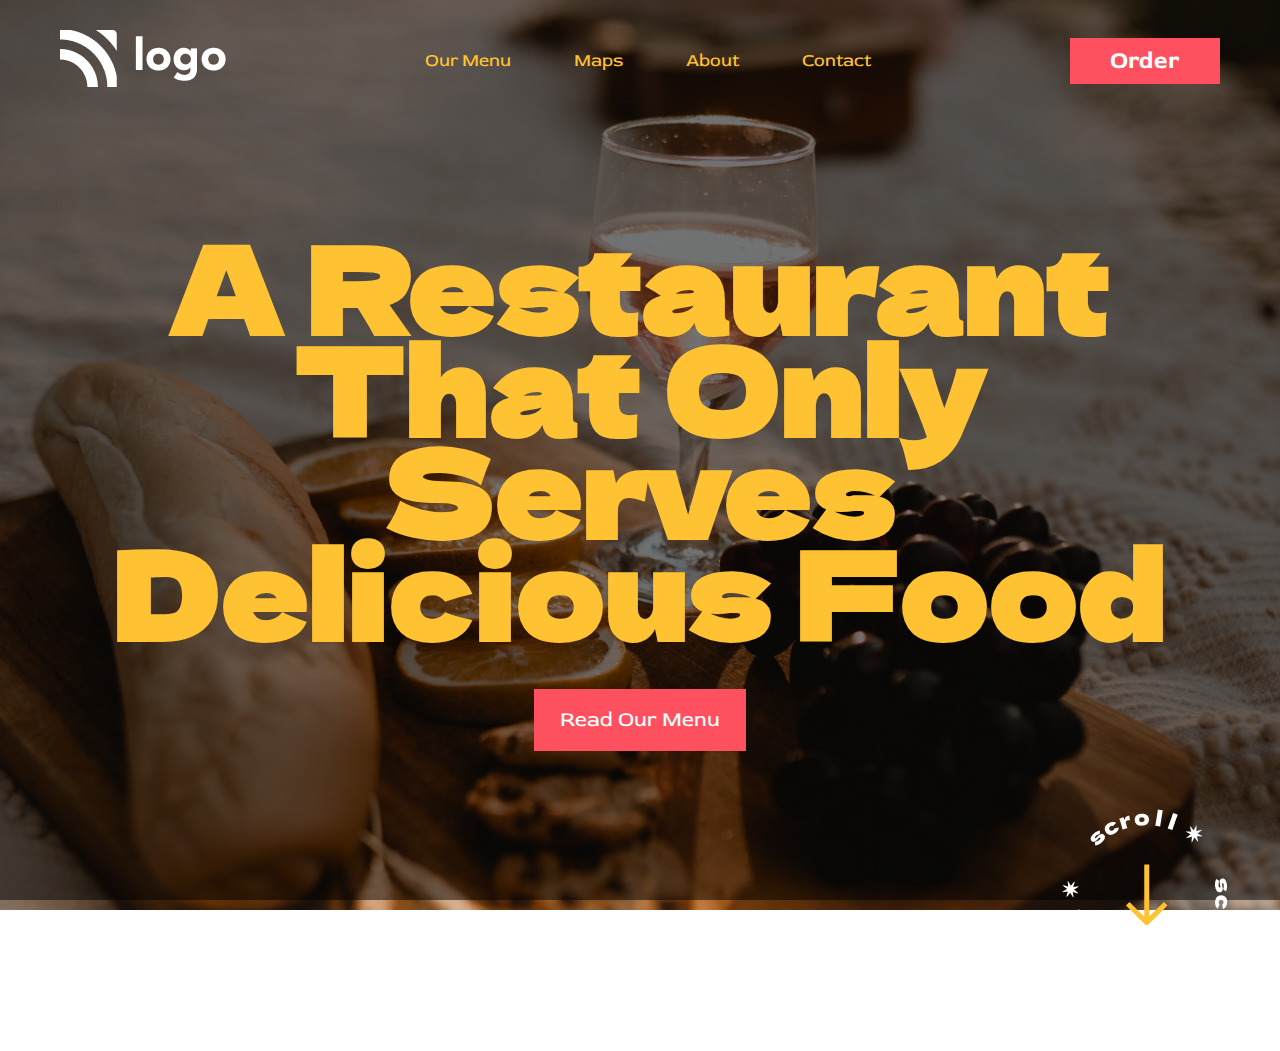
<file: 3_project3feb/index.html>
<!DOCTYPE html>
<html lang="en">
<head>
    <meta charset="UTF-8">
    <meta http-equiv="X-UA-Compatible" content="IE=edge">
    <meta name="viewport" content="width=device-width, initial-scale=1.0">
    <title>Restaurant Site</title>
    <link rel="stylesheet" href="./style.css">
    <!-- Red Rose Font -->
    <link rel="preconnect" href="https://fonts.googleapis.com" />
    <link rel="preconnect" href="https://fonts.gstatic.com" crossorigin />
    <link
      href="https://fonts.googleapis.com/css2?family=Red+Rose:wght@300;400;500;600;700&display=swap"
      rel="stylesheet"
    />
    <!-- Dela Font -->
    <link rel="preconnect" href="https://fonts.googleapis.com" />
    <link rel="preconnect" href="https://fonts.gstatic.com" crossorigin />
    <link
      href="https://fonts.googleapis.com/css2?family=Dela+Gothic+One&display=swap"
      rel="stylesheet"
    />
</head>
<body>
    <!-- navigation -->
    <nav id="navbar">
        <div id="logo">
            <img src="./assets/white-logo.png" alt="best Restaurant">
        </div>
        <div>
       <ul class="list">
        <li class="item"><a href="#">Our Menu</a></li>
        <li class="item"><a href="#">Maps</a></li>
        <li class="item"><a href="#">About</a></li>
        <li class="item"><a href="#">Contact</a></li>
       </ul>
    </div>
    <div>
        <button class="order-btn">Order</button>
    </div>
</nav>

    <!-- section-part -->
    <section class="container">
        <div class="main">
            <h1>A Restaurant That Only Serves Delicious Food </h1>
        </div>
        <div>
            <button class="mid-btn"> Read Our Menu</button>
        </div>
    </section>
        <footer >
            <div class="lst-logo">
                <img src="./assets/scroollogo.png" alt="end-logo">
            </div>
        </footer>
    
</body>
</html>
</file>
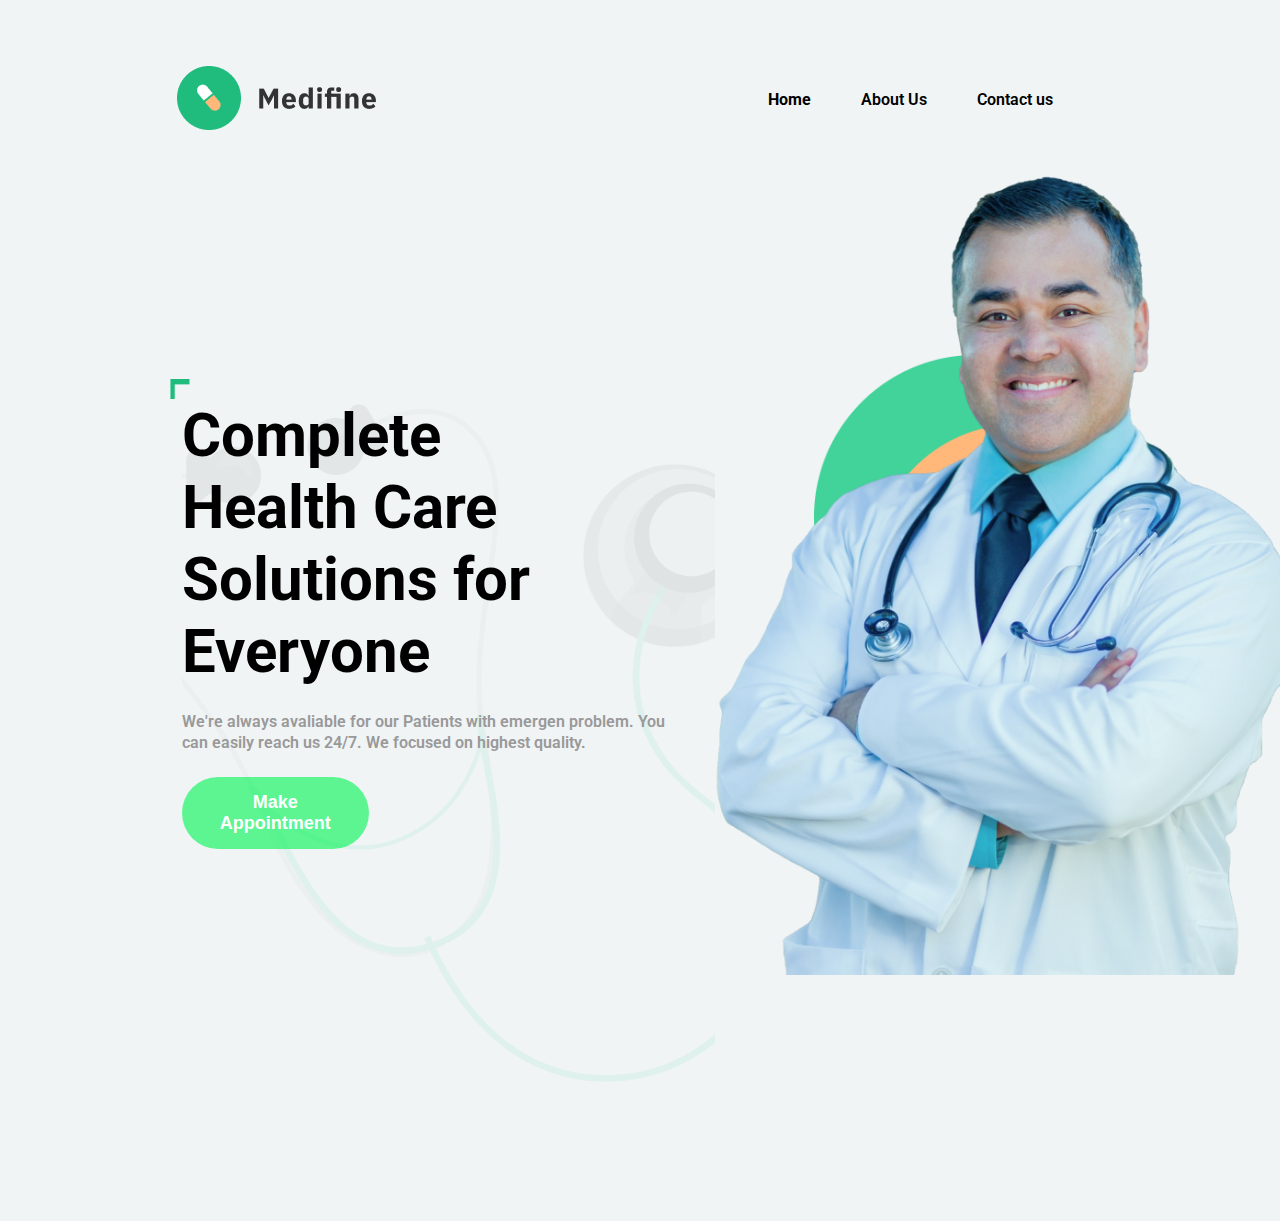
<file: 8_project11feb/multi/index.html>
<!DOCTYPE html>
<html lang="en">

<head>
    <meta charset="UTF-8">
    <meta name="viewport" content="width=device-width, initial-scale=1.0">
    <title>Hospital Page</title>
    <link rel="stylesheet" href="style.css">
    <link rel="preconnect" href="https://fonts.googleapis.com">
    <link rel="preconnect" href="https://fonts.gstatic.com" crossorigin>
    <link href="https://fonts.googleapis.com/css2?family=Roboto&display=swap" rel="stylesheet">
</head>

<body>
    <nav>
        <div class="logo-img">
            <img src="./assets/logo.png" alt="logo">
        </div>
        <div>
            <ul>
                <li><a href="">Home</a> </li>
                <li><a href="./index-2.html" target="_blank" >About Us</a> </li>
                <li><a href="./index-3.html" target="_blank">Contact us</a> </li>

            </ul>
        </div>
    </nav>
    
    <main>
        
        <div class="left-part">
            
            <img src="./assets/topAngle.png" alt="angle">
            <h1>Complete Health Care Solutions for Everyone</h1>
            

            <p>We're always avaliable for our Patients with emergen problem. You can easily reach us 24/7. We focused on
                highest quality.</p>
                
                <button>Make Appointment</button>
                
                <img src="./assets/bottomAngle.png" 
                class="angle">
                
          
                
                <img src="./assets/mouse.png" alt="mouse" class="mouse">

                   
                    
                </div>
       
        <div class="right-part">

            <img src="./assets/greenBox.png"  class="greenbox" alt="greenbox">
            <img src="./assets/yellowBox.png"  class="yellowbox" alt="yellowBox">
            <img src="./assets/doctor.png"  class="doctor" alt="Doctor">
        
        </div>
    </main>
</body>

</html>
</file>
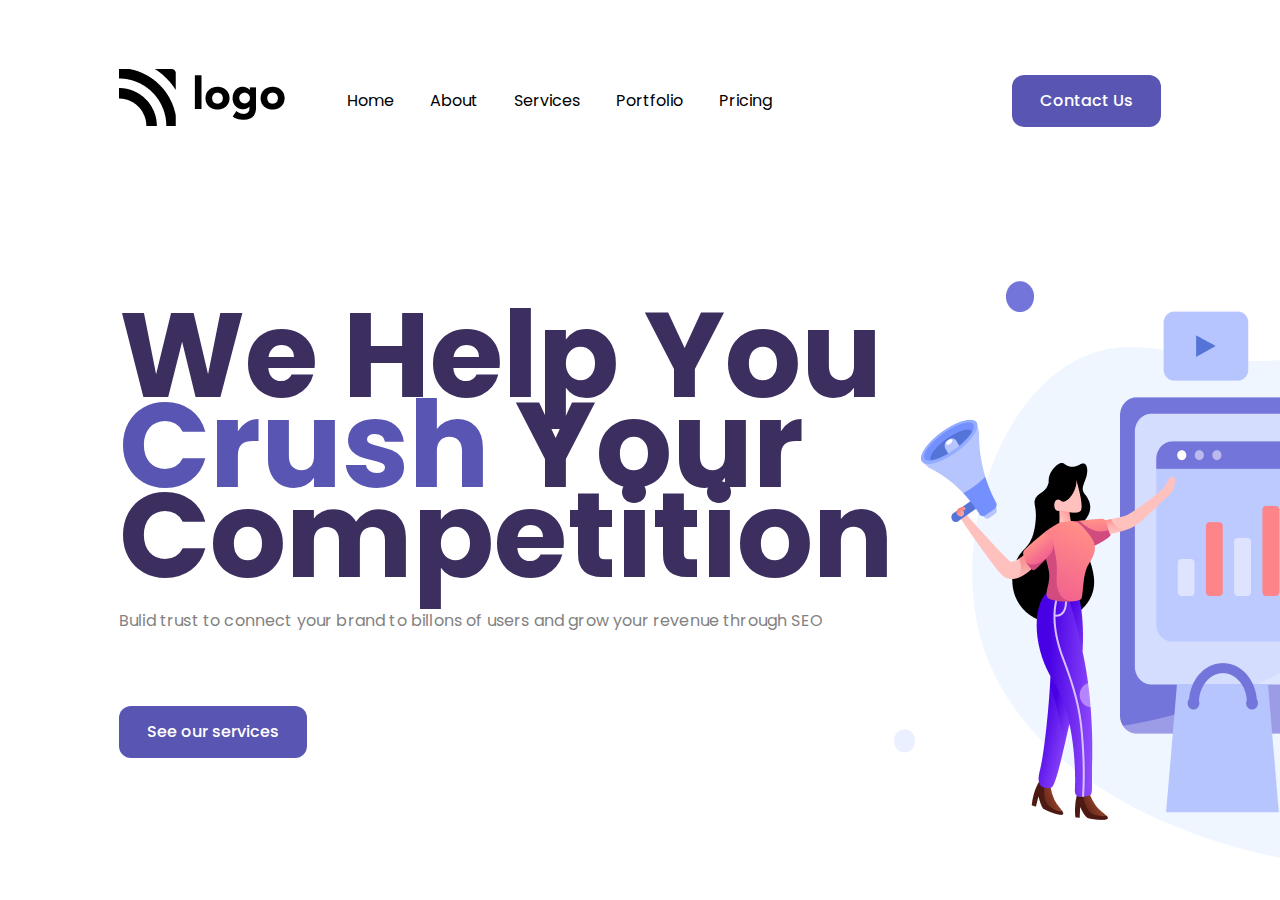
<file: 4_project4feb/education.html>
<!DOCTYPE html>
<html lang="en">

<head>
    <meta charset="UTF-8">
    <meta http-equiv="X-UA-Compatible" content="IE=edge">
    <meta name="viewport" content="width=device-width, initial-scale=1.0">
    <title>Edu Site</title>
    <link rel="stylesheet" href="./feb4style.css">
    <link rel="preconnect" href="https://fonts.googleapis.com" />
    <link rel="preconnect" href="https://fonts.gstatic.com" crossorigin />
    <link href="https://fonts.googleapis.com/css2?family=Poppins:wght@200;300;400;500;600;700;800&display=swap"
        rel="stylesheet" />

</head>

<body>
    <div class="main">
        <nav class="navigation">
            <div>
                <img src="./assets/Logo.png" alt="its edu">
            </div>
            <div class="index">
                <ul class="navIndex">
                    <li><a href="#">Home</a></li>
                    <li><a href="#">About</a></li>
                    <li><a href="#">Services</a></li>
                    <li><a href="#">Portfolio</a></li>
                    <li><a href="#">Pricing</a></li>
                </ul>
            </div>
            <div class="upperBtn">
                <button class="navBtn">Contact Us</button>
            </div>

        </nav>
        <!-- section  -->
        <section class="container">
            <div class="fullsection">
                <div class="writtenContainer">
                    <h1>We Help You <span> Crush</span> Your Competition</h1>
                    <p class="des">Bulid trust to connect your brand to billons of users and grow your revenue through  SEO</p>
                    <button class="sectionBtn">See our services</button>
                </div>

                <div>
                    <img src="./assets/lab site.png" alt="Eduction">
                </div>
            </div>
        </section>
    </div>

</body>

</html>
</file>
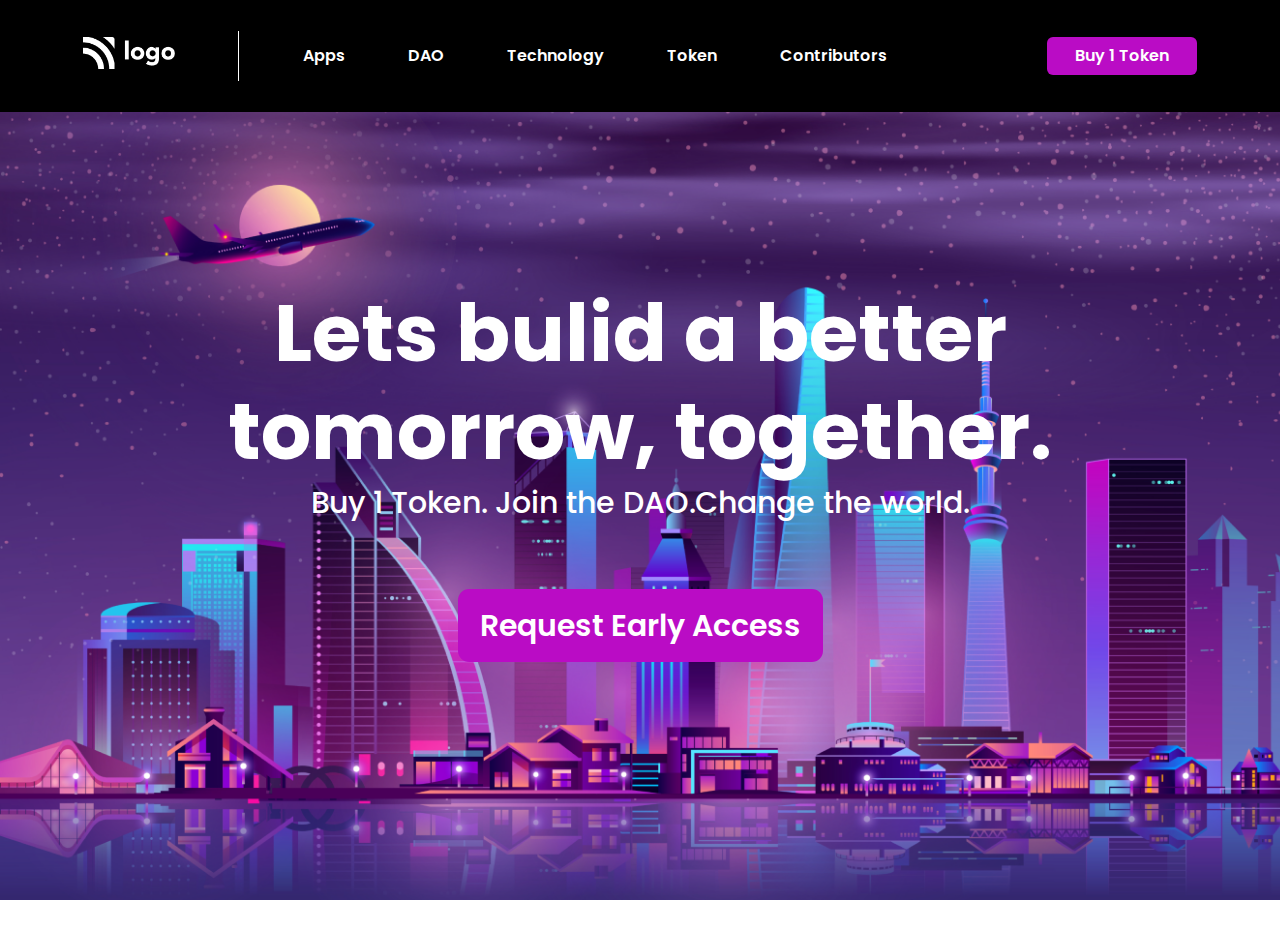
<file: 5_project5feb/airsite.html>
<!DOCTYPE html>
<html lang="en">

<head>
    <meta charset="UTF-8">
    <meta http-equiv="X-UA-Compatible" content="IE=edge">
    <meta name="viewport" content="width=device-width, initial-scale=1.0">
    <title>Air Site</title>
<link rel="stylesheet" href="./style5.css">
<link rel="preconnect" href="https://fonts.googleapis.com" />
<link rel="preconnect" href="https://fonts.gstatic.com" crossorigin />
<link
  href="https://fonts.googleapis.com/css2?family=Poppins:wght@200;300;400;500;600;700;800&display=swap"
  rel="stylesheet"
/>
<link rel="preconnect" href="https://fonts.googleapis.com" />
<link rel="preconnect" href="https://fonts.gstatic.com" crossorigin />
<link
  href="https://fonts.googleapis.com/css2?family=Montserrat:wght@600;700;800&display=swap"
  rel="stylesheet"
/>
</head>

<body>
    <div class="container">
        <nav class="navigation">
            <div class="logo">
                <img src="./Assets/white-logo.png" alt="airLift">
            </div>
            <div class="line"></div>
            <!-- ul  -->
            <div class="list">
                <ul id="navBar">
                    <li> <a href="#">Apps</a> </li>
                    <li> <a href="#">DAO</a> </li>
                    <li> <a href="#">Technology</a> </li>
                    <li> <a href="#">Token</a> </li>
                    <li> <a href="#">Contributors</a> </li>
                </ul>
            </div>
            <!-- button -->
            <div class="navbtn"> <button class="upBtn">Buy 1 Token</button>
            </div>
        </nav>
        <!-- descrption part  -->

        <section>
            <div class="main">
                <h1 class="heading">
                    Lets bulid a better tomorrow, together.
                </h1>

                <p class="para">
                    Buy 1 Token. Join the DAO.Change the world.
                </p>

                <div class="bn"> <button class="lowerBtn">Request Early Access</button></div>
                
            </div>
        </section>
    </div>
</body>

</html>
</file>
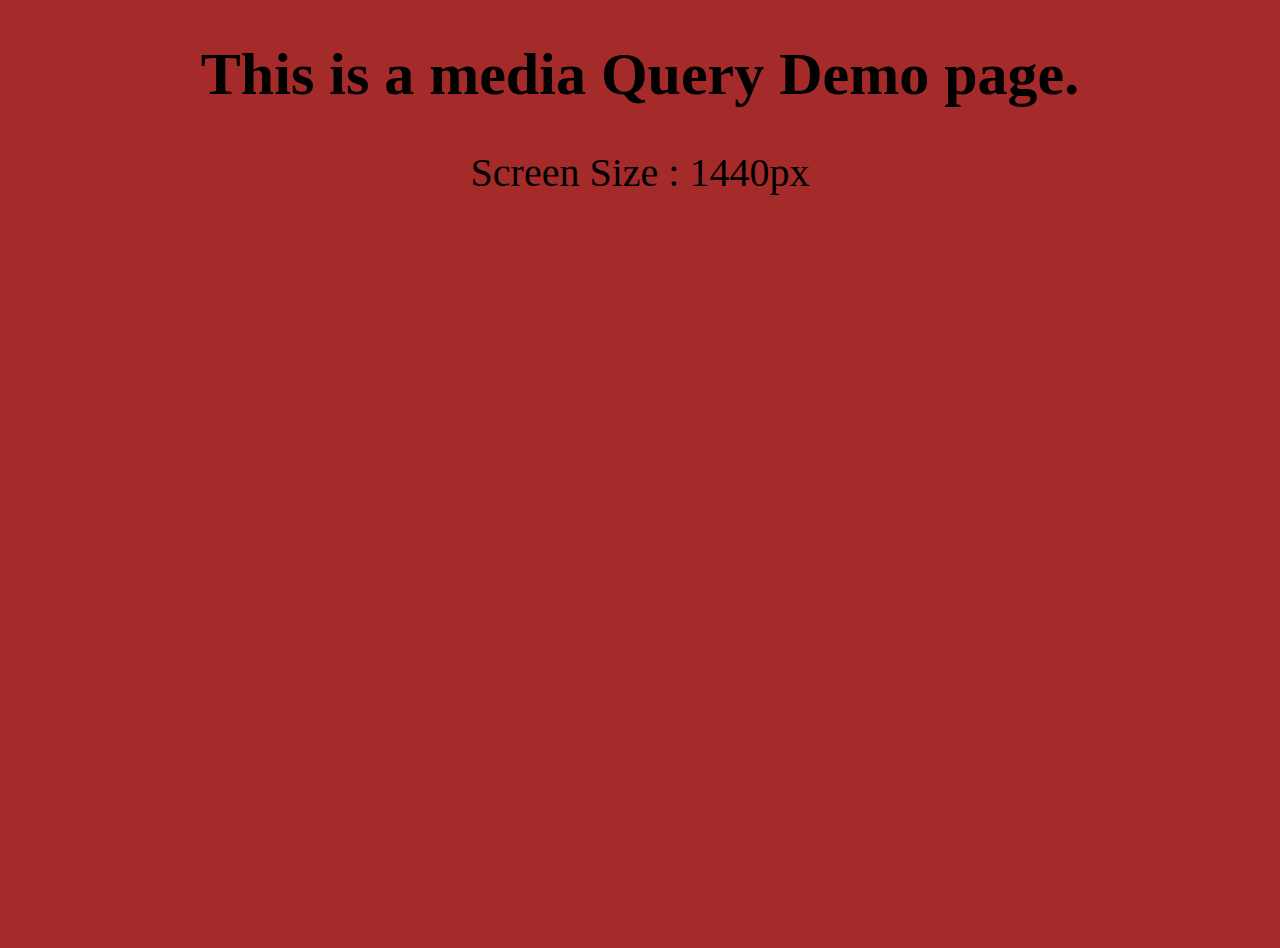
<file: 6_project9feb/mwdiaQ.html>
<!DOCTYPE html>
<html lang="en">

<head>
    <meta charset="UTF-8">
    <meta http-equiv="X-UA-Compatible" content="IE=edge">
    <meta name="viewport" content="width=device-width, initial-scale=1.0">
    <title>Media Query</title>
    <!-- <link rel="stylesheet" href="./media.css"> -->

    <style>
        body {
            height: 100vh;
            background-color: aquamarine;
        }

        h1 {
            font-size: 60px;
            text-align: center;
        }


        .laptop_large,
        .laptop,
        .tablet,
        .mobile {
            font-size: 40px;
            text-align: center;
            display: none;
        }


 @media screen and (max-width: 1440px) {
    body {
        background-color: brown;
    }
    .laptop_large {
        display: block;
    }
}
@media screen and (max-width: 1024px) {
    body {
        background-color: chartreuse;
    }
    .laptop_large {
        display: none;
    }
    .laptop {
        display: block;
    }
}
@media screen and (max-width: 768px) {
    body {
        background-color: darkorange;
    }
    .laptop_large {
        display: none;
    }
    .laptop {
        display: none;
    }
    .tablet {
        display: block;
    }
}
@media screen and (max-width: 425px) {
    body {
        background-color: darkolivegreen;
    }
    .laptop_large {
        display: none;
    }
    .laptop {
        display: none;
    }
    .tablet {
        display: none;
    }
    .mobile {
        display: block;
    }

}
    </style>
</head>

<body>
    <h1>This is a media Query Demo page. </h1>

    <p class="laptop_large"> Screen Size : 1440px
    </p>
    <p class="laptop"> Screen Size : 1024px </p>
    <p class="tablet">Screen Size : 768px</p>
    <p class="mobile">Screen Size : 425px </p>


</body>

</html>
</file>
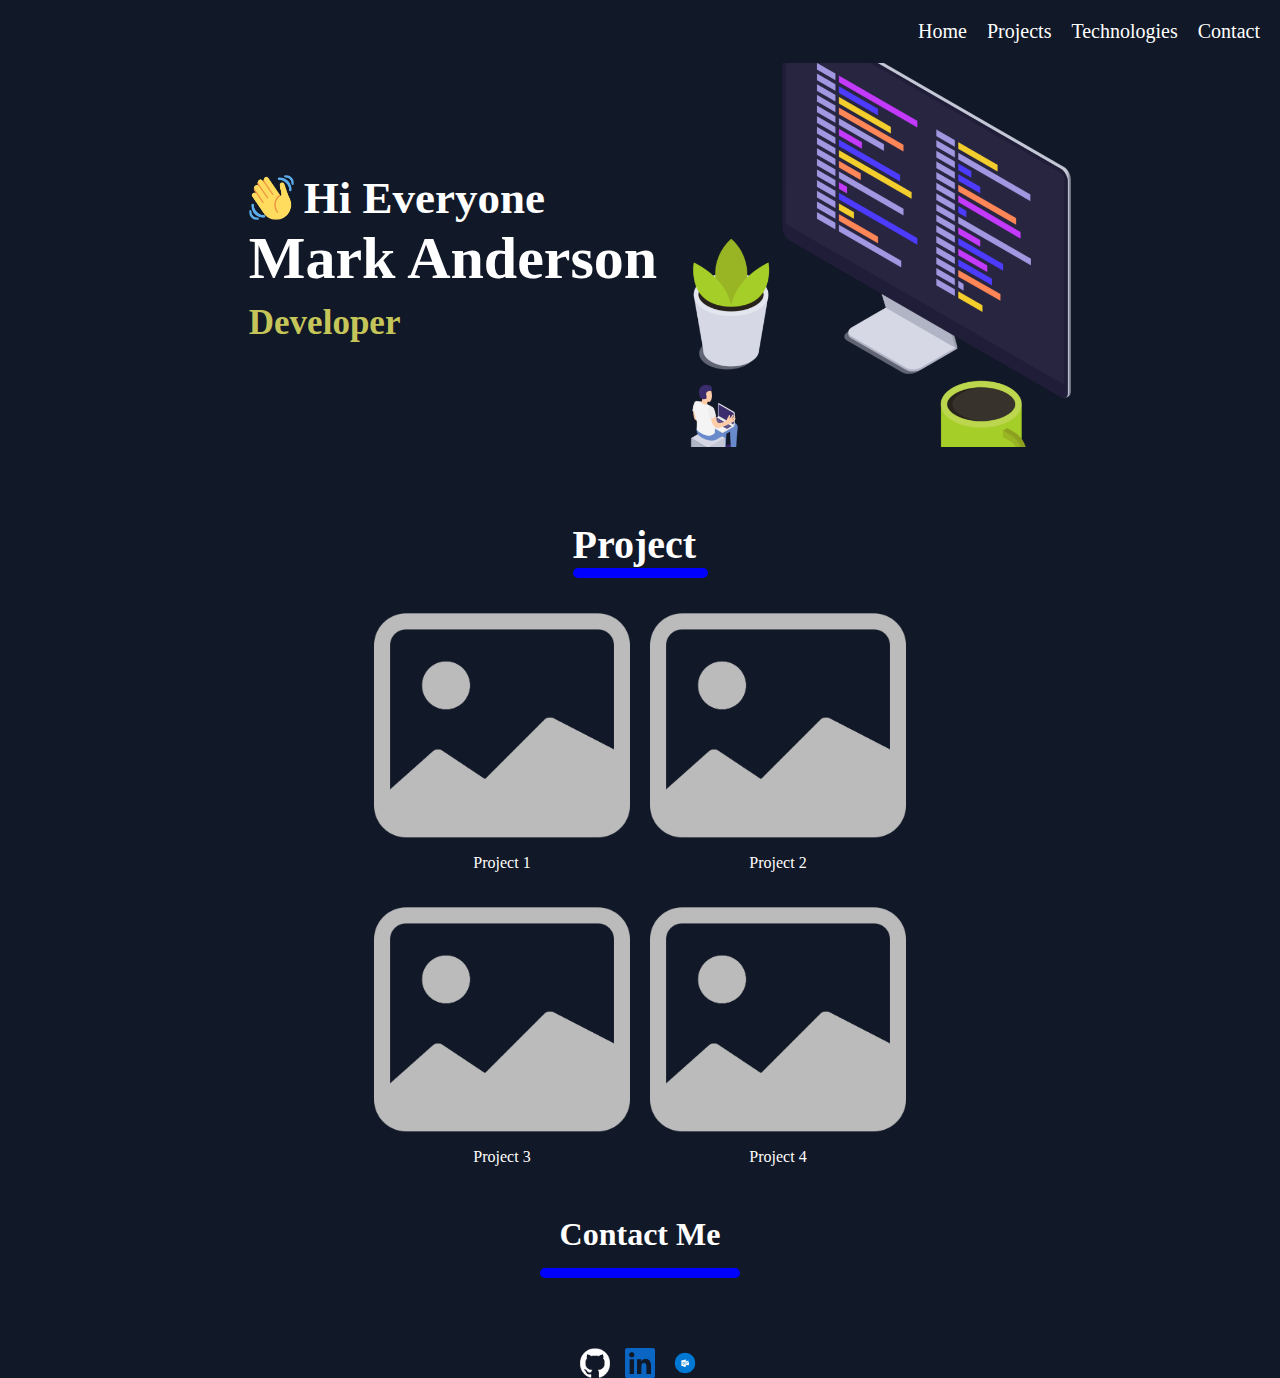
<file: 7_project10feb/10feb.html>
<!DOCTYPE html>
<html lang="en">

<head>
    <meta charset="UTF-8">
    <meta http-equiv="X-UA-Compatible" content="IE=edge">
    <meta name="viewport" content="width=device-width, initial-scale=1.0">
    <title>Media Query Work</title>
    <link rel="stylesheet" href="./10feb.css">

</head>

<body>
    <nav class="navigation ">
        <ul>
            <li class="home"><a href="#">Home</a></li>
            <li><a href="#">Projects</a></li>
            <li><a href="#">Technologies</a></li>
            <li><a href="#">Contact</a></li>
        </ul>
        <div>
            <img src="./assets/hambrger.png" alt="menu">
        </div>
    </nav>

    <section class="main">
        <div class="collection">
            <div class="intro1">
                <img src="./assets/waving-hand.png" alt="hello_img">
                <h2>Hi Everyone</h2>
            </div>
            <div class="intro2">
                <h1>Mark Anderson</h1>
                <h2>Developer</h2>
            </div>
        </div>
        <div class="pc_img"><img src="./assets/pc-image.png" alt="pcimg">
        </div>
    </section>

    <main>
        <section class="project_sec">
            <div>
                <h1>Project</h1>
                <div class="horizontal-divider"></div>
            </div>

            <div class="project-list">
                <div class="project">
                    <img src="./assets/image.png" alt="project-image">
                    <p>Project 1</p>
                </div>
                <div class="project">
                    <img src="./assets/image.png" alt="project-image">
                    <p>Project 2</p>
                </div>
                <div class="project">
                    <img src="./assets/image.png" alt="project-image">
                    <p>Project 3</p>
                </div>
                <div class="project">
                    <img src="./assets/image.png" alt="project-image">
                    <p>Project 4</p>
                </div>
            </div>
        </section>
    </main>

    <footer>
        <div class="last">
            <h1>
                Contact Me
            </h1>
            <div class="last_Horizantial_Line"></div>
        </div>
        <div class="icons">
            <img src="./assets/github.png" alt="icon">
            <img src="./assets/linkedin.png" alt="icon">
            <img src="./assets/outlook.png" alt="icon">
        </div>
    </footer>
</body>

</html>
</file>
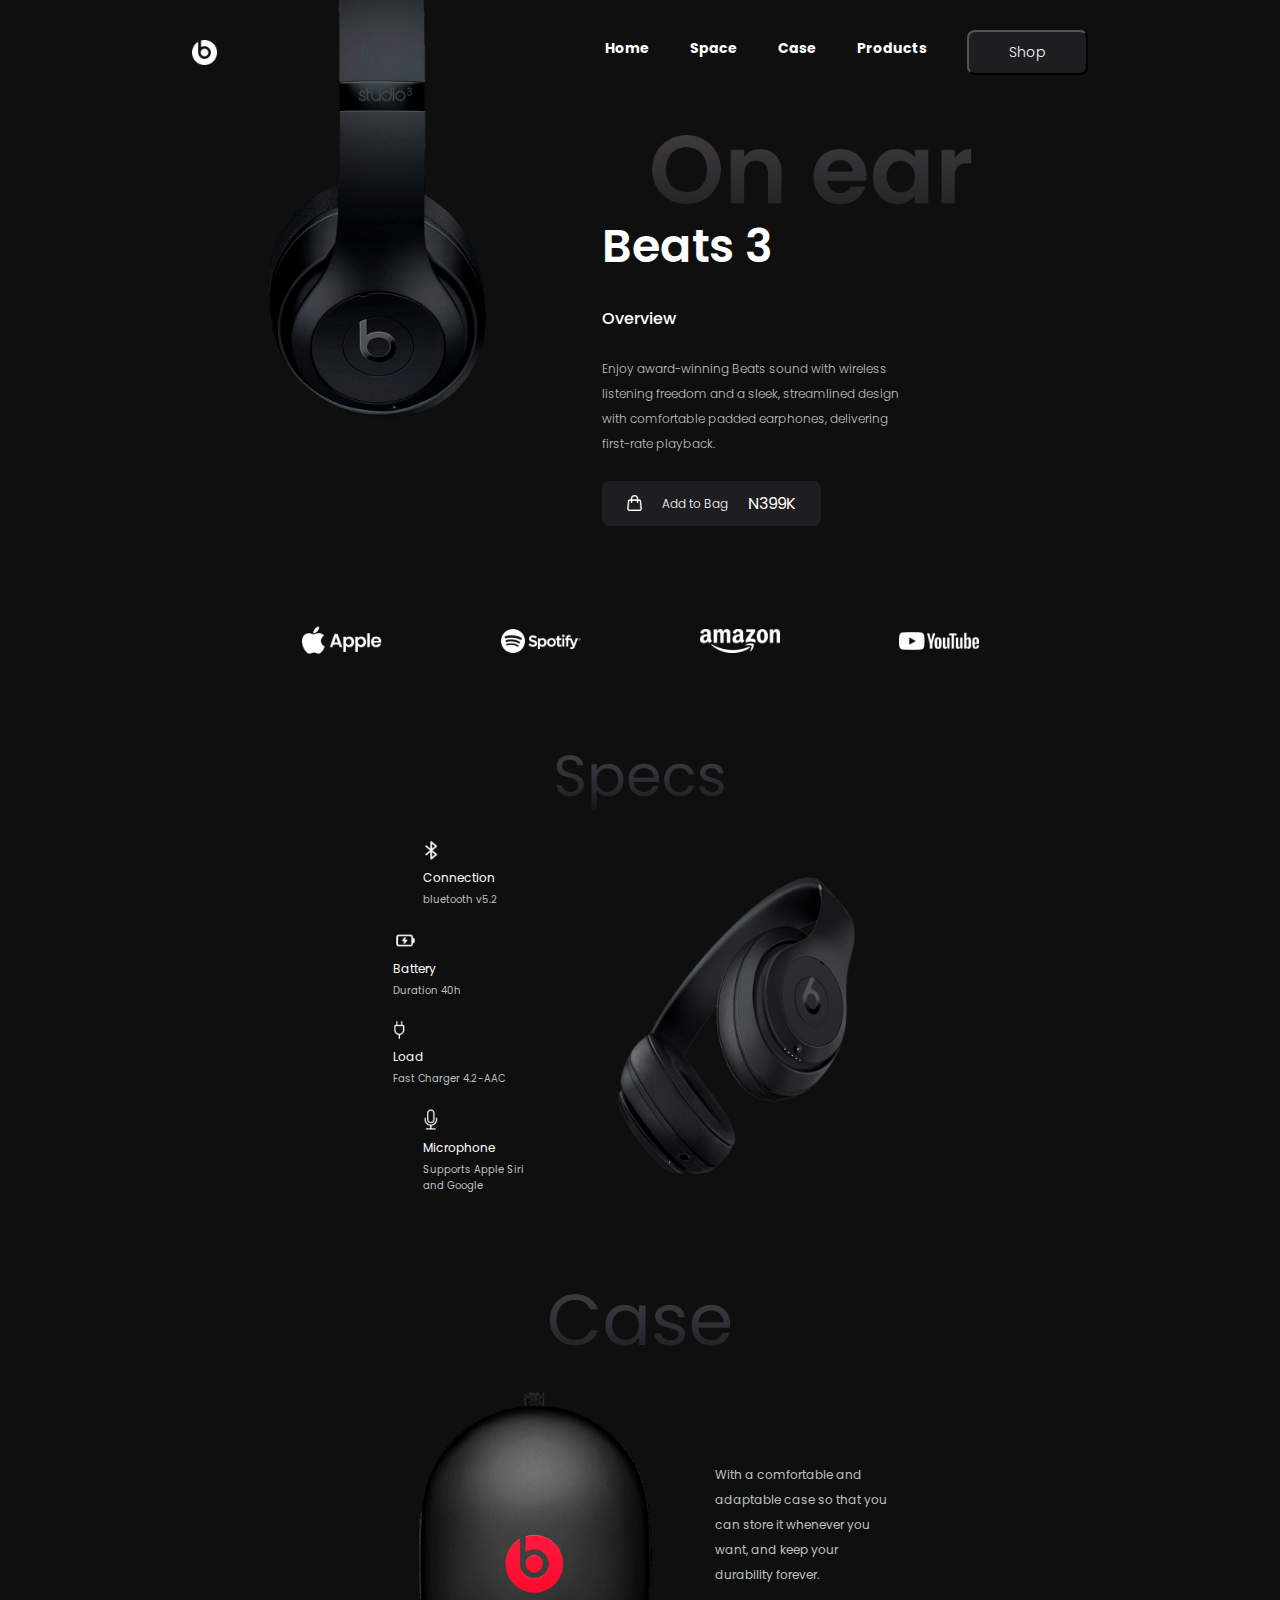
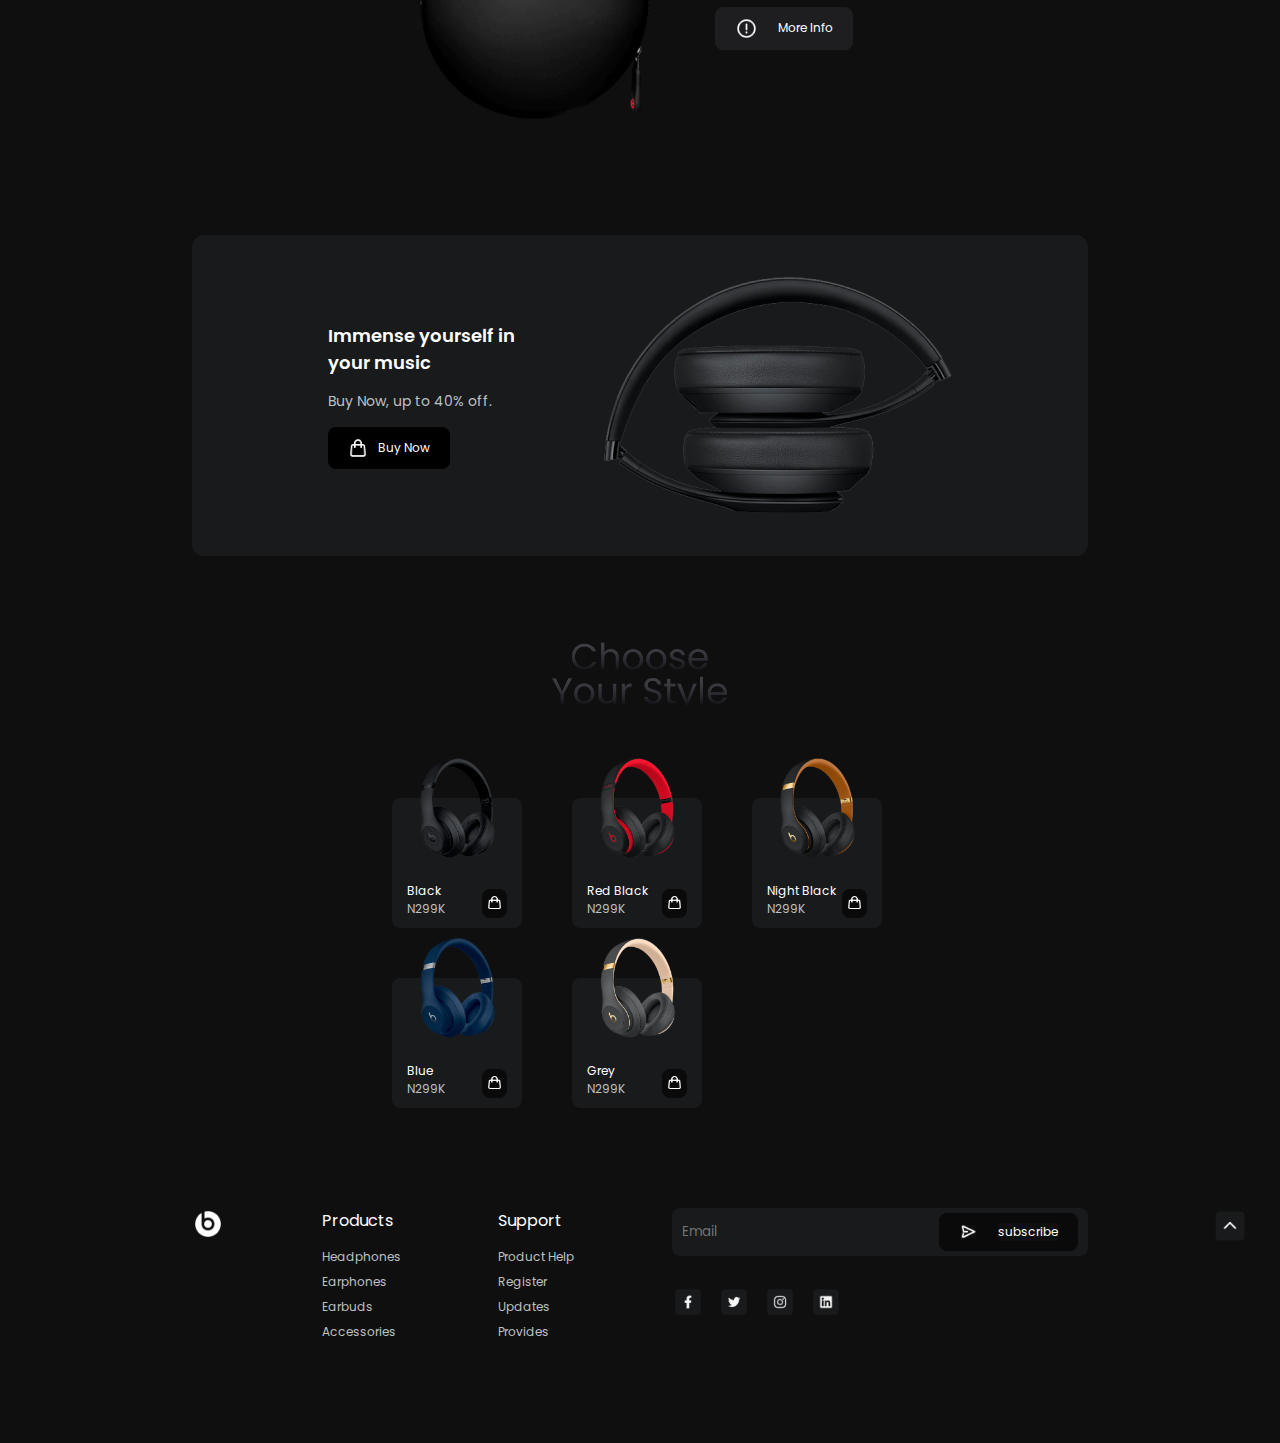
<file: 8_project11feb/beast ke bd/headphone.html>
<!DOCTYPE html>
<html lang="en">
<head>
    <meta charset="UTF-8">
    <meta http-equiv="X-UA-Compatible" content="IE=edge">
    <meta name="viewport" content="width=device-width, initial-scale=1.0">
    <title>Headphone Site</title>
    <link rel="stylesheet" href="headphone.css">
    <link rel="preconnect" href="https://fonts.googleapis.com" />
    <link rel="preconnect" href="https://fonts.gstatic.com" crossorigin />
    <link
      href="https://fonts.googleapis.com/css2?family=Poppins:wght@200;300;400;500;600;700;800;900&display=swap"
      rel="stylesheet"
    />

</head>
<body>
    <nav>
        <img src="./assets/beatsLogo.png" alt="beatsLogo">

        <div class="Right-nav-section">
           <ul>
            <li><a href="#">Home</a></li>
            <li><a href="#">Space</a></li>
            <li><a href="#">Case</a></li>
            <li><a href="#">Products</a></li>
           </ul> 
           <button>Shop</button>
        </div>
    </nav>

    <!-- creating the main page -->
    <main>
        <img class="mainImg" src="./assets/mainImage.png " alt="mainImage"/>
        <div class="main">
            <img class="onEarImg" src="./assets/onEar.png" alt="onEarLogo">
            <h1>Beats 3</h1>
            <h4>Overview</h4>
            <p>
                Enjoy award-winning Beats sound with wireless listening freedom and a
                sleek, streamlined design with comfortable padded earphones,
                delivering first-rate playback.
            </p>
            <div class="shopping-bag">
                <img src="./assets/shoppingBag.png" alt="shopping-bag">
                <p>Add to Bag</p>
                <span>N399K</span>
            </div>
        </div>
    </main>
    <!-- social media icon -->
    <section class="social-media-section">
        <img src="./assets/appleLogo.png" alt="appleLogo">
        <img src="./assets/spotifyLogo.png" alt="spotifyLogo">
        <img src="./assets/amazonLogo.png" alt="amazonLogo">
        <img src="./assets/youtubeLogo.png" alt="youtubeLogo">

    </section>

    <!-- specification section  -->

    <section class="specification">
        <img class="specification-logo"
        src="./assets/specsLogo.png" alt="specsLogo">

        <div class="specification-list">
            <div class="specification-list-items">
                <div>
                    <img src="./assets/bluetooth.png" alt="bluetooth">
                    <p>Connection</p>
                    <p>bluetooth v5.2</p>
                </div>

                <div>
                    <img src="./assets/battery.png" alt="battery">
                    <p>Battery</p>
                    <p>Duration 40h</p>
                </div>

                <div>
                    <img src="./assets/charger.png" alt="charger">
                    <p>Load</p>
                    <p>Fast Charger 4.2-AAC</p>
                </div>

                <div>
                    <img src="./assets/mic.png" alt="mic">
                    <p>Microphone</p>
                    <p>Supports Apple Siri and Google</p>
                </div>
            </div>

            <img src="./assets/specsImage.png" alt="specification-headphone">
        </div>
    </section>

    <!-- case section -->

    <section class="case">
        <img src="./assets/caseLogo.png" alt="case-logo">

        <div class="case-item">
            <img 
             class="case-image"
             src="./assets/caseImage.png" alt="">

             <div>
                <p>With a comfortable and adaptable case so that you can store it whenever you want, and keep your durability forever.</p>
                <p>
                    <img src="./assets/group.png" alt="group">
                    More Info
                </p>
             </div>
        </div>
    </section>

    <!-- section for buying Products -->
    <section class="buy-product">
        <div>
            <h3>Immense yourself in your music</h3>
            <p>Buy Now, up to 40% off.</p>
            <div>
                <img src="./assets/shoppingBag.png" alt="shopping-bag">
                <p>Buy Now</p>
            </div>
        </div>


        <img src="./assets/buyNowSectionImage.png" alt="buy now">
    </section>


    <!-- for display items  -->
    <section class="product">
        <img class="product-logo" src="./assets/productLogo.png" alt="logo">

            <!-- creating a new division for adding all the product -->
            <div class="product-items">
                <!-- creating card for product -->
                <div class="product-card">
                    <img class="product-img" 
                    src="./assets/black.png" alt="black">
                    <div class="product-info">
                        <p>
                            Black <br> 
                            <span>N299K</span>
                        </p>
                        <div>
                            <img src="./assets/shoppingBag.png" alt="shopping-bag">
                        </div>
                    </div>
                </div>

                
            <!-- creating card for product -->
            
                <div class="product-card">
                    <img class="product-img" 
                    src="./assets/redBlack.png" alt="red black">
                    <div class="product-info">
                        <p>
                           Red Black <br> 
                            <span>N299K</span>
                        </p>

                        <div>
                            <img src="./assets/shoppingBag.png" alt="shopping-bag">
                        </div>
                    </div>
                </div>

                
          
                <!-- creating card for product -->
                <div class="product-card">
                    <img class="product-img" 
                    src="./assets/nightBlack.png" alt="night black">
                    <div class="product-info">
                        <p>
                            Night Black <br> 
                            <span>N299K</span>
                        </p>

                        <div>
                            <img src="./assets/shoppingBag.png" alt="shopping-bag">
                        </div>
                    </div>
                </div>


      
                <!-- creating card for product -->
                <div class="product-card">
                    <img class="product-img" 
                    src="./assets/blue.png" alt="blue">
                    <div class="product-info">
                        <p>
                            Blue <br> 
                            <span>N299K</span>
                        </p>

                        <div>
                            <img src="./assets/shoppingBag.png" alt="shopping-bag">
                        </div>
                    </div>
                </div>

                        <div class="product-card">
                            <img
                              class="product-img"
                              src="./assets/twilightGray.png"
                              alt="twilight"
                            />
                            <div class="product-info">
                              <p>
                                Grey <br />
                                <span>N299K</span>
                              </p>
                        

                        <div>
                            <img src="./assets/shoppingBag.png" alt="shopping-bag">
                        </div>
                    </div>
                </div>
            </div>
    </section>

    <!-- desiging the footer  -->
    <footer>
        <img class="footer-logo" src="./assets/beatsLogo.png" alt="logo">
        <!-- product nav menu  -->
        <ul>
            <li><a href="#">Products</a></li>
            <li><a href="#">Headphones</a></li>
            <li><a href="#">Earphones</a></li>
            <li><a href="#">Earbuds</a></li>
            <li><a href="#">Accessories</a></li>
          </ul>

          
      <!-- creating the support navigation menu -->
      <ul>
        <li><a href="#">Support</a></li>
        <li><a href="#">Product Help</a></li>
        <li><a href="#">Register</a></li>
        <li><a href="#">Updates</a></li>
        <li><a href="#">Provides</a></li>
      </ul>

        <!-- adding subscribe and social media -->
        <div class="footer-subscription">

            <div>
                <input type="email" placeholder="Email" />
                <div class="subscribe-button">
                    <img src="./assets/rightArrow.png" alt="rigthArrow">
                    <P>subscribe</P>
                </div>
            </div>
              <!-- social media icons -->
        <div>
            <img src="./assets/facebook.png" alt="facebook" />
            <img src="./assets/twitter.png" alt="twitter" />
            <img src="./assets/instagram.png" alt="instagram" />
            <img src="./assets/linkedin.png" alt="linkedin" />
          </div>
        </div>

          <!-- adding top arrow for icon for moving the page to top -->
      <img class="arrow-up" src="./assets/upArrow.png" alt="upArrow" />
    </footer>
</body>
</html>
</file>
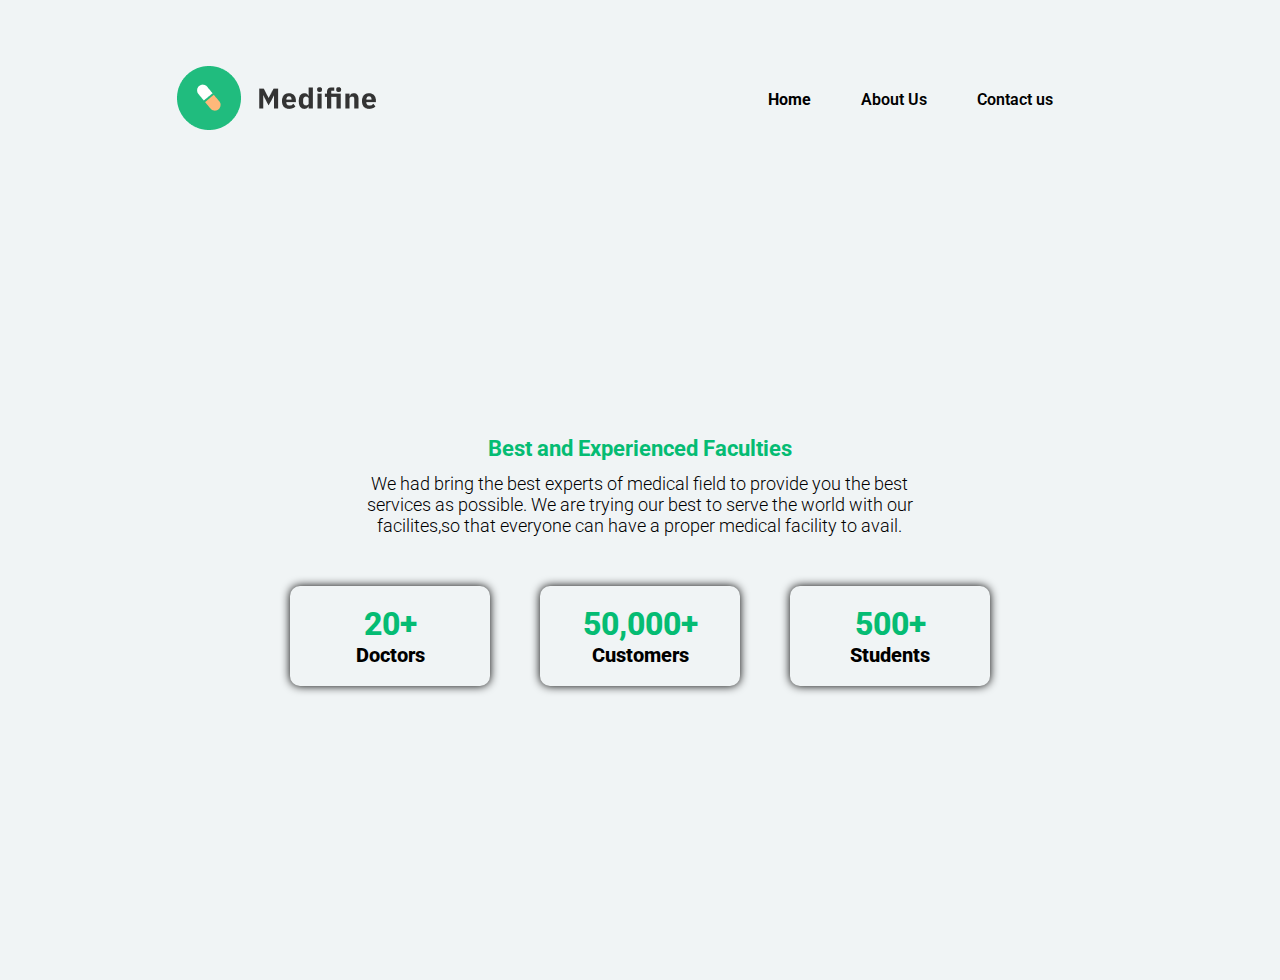
<file: 8_project11feb/multi/index-2.html>
<!DOCTYPE html>
<html lang="en">
<head>
    <meta charset="UTF-8">
    <meta name="viewport" content="width=device-width, initial-scale=1.0">
    <title>About Us</title>
    <link rel="stylesheet" href="style2.css">

    <link rel="preconnect" href="https://fonts.googleapis.com">
    <link rel="preconnect" href="https://fonts.gstatic.com" crossorigin>
    <link href="https://fonts.googleapis.com/css2?family=Roboto&display=swap" rel="stylesheet">
</head>

<body>
    <nav>
        <div class="logo-img">
            <img src="./assets/logo.png" alt="logo">
        </div>
        <div>
            <ul>
                <li><a href="">Home</a> </li>
                <li><a href="">About Us</a> </li>
                <li><a href="./index-3.html" target="_blank">Contact us</a> </li>

            </ul>
        </div>
    </nav>

    <section class="mid-part">
        <div class="about-medi">

            <h1>Best and Experienced Faculties</h1>

            <p>We had bring the best experts of medical field to provide you the best services as possible. We are trying our best to serve the world with our facilites,so that everyone can have a proper medical facility to avail.</p>
            
        </div>

        <div class="boxs">

            <div class="card">
                <h1>20+</h1>
                <p>Doctors</p>
            </div>
            
            <div class="card">
                <h1>50,000+</h1>
                <p>Customers</p>
            </div>
            
            <div class="card">
                <h1>500+</h1>
                <p>Students</p>
            </div>
        </div>

    </section>
    
  
</body>
</html>
</file>
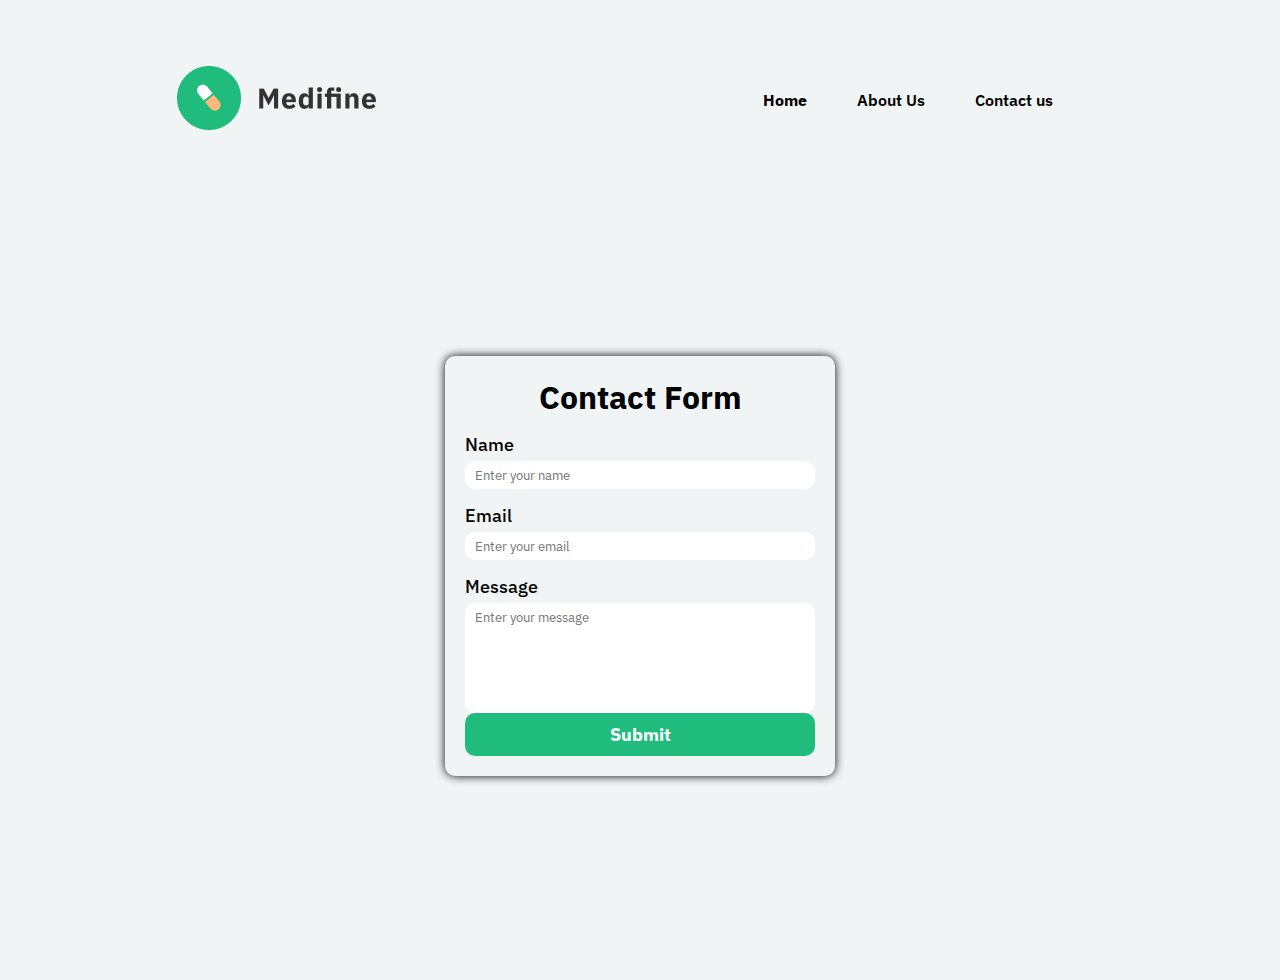
<file: 8_project11feb/multi/index-3.html>
<!DOCTYPE html>
<html lang="en">
<head>
    <meta charset="UTF-8">
    <meta name="viewport" content="width=device-width, initial-scale=1.0">
    <title>Contact Us </title>
<link rel="stylesheet" href="style3.css">
<link rel="preconnect" href="https://fonts.googleapis.com" />
<link rel="preconnect" href="https://fonts.gstatic.com" crossorigin />
<link
  href="https://fonts.googleapis.com/css2?family=IBM+Plex+Sans:wght@200;300;400;500;600;700&family=Poppins:wght@200;300;400;500;600;700;800;900&display=swap"
  rel="stylesheet"
/>
</head>

<body>
<nav>
    <div class="logo-img">
        <img src="./assets/logo.png" alt="logo">
    </div>
    <div>
        <ul>
            <li><a href="">Home</a> </li>
            <li><a href="./index-2.html" target="_blank" >About Us</a> </li>
            <li><a href="">Contact us</a> </li>

        </ul>
    </div>
</nav>

<section class="contact">

    <form >
        <h1>Contact Form</h1>

        <div>
            <label>Name</label>
            <input type="text" name="text"  id="name" placeholder="Enter your name">
        </div>
       
        <div>
            <label>Email</label>
            <input type="email"  id="email" placeholder="Enter your email">
        </div>

        <div>
            <label>Message</label>
          <textarea name="Message" id="Message" placeholder="Enter your message" cols="30" rows="10"></textarea>

          <button>Submit</button>
        </div>
    </form>
</section>


</body>
</html>
</file>
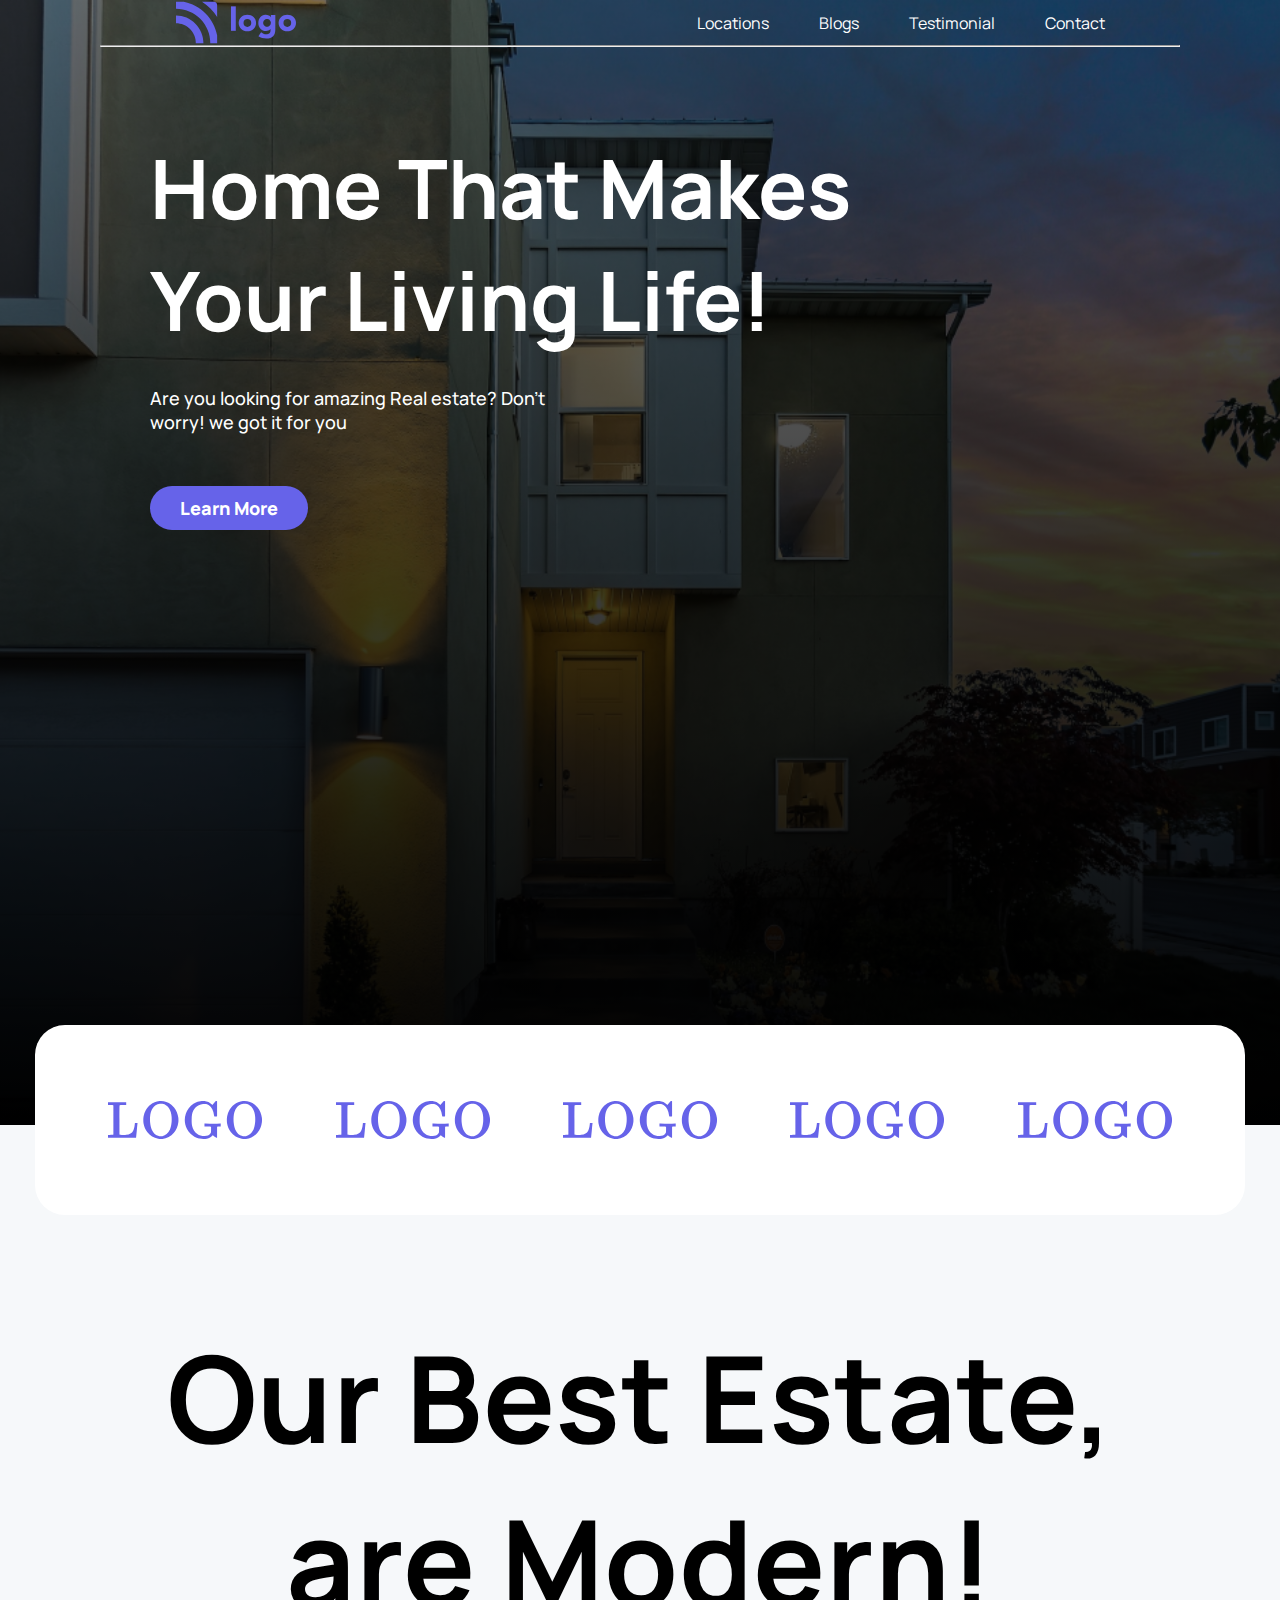
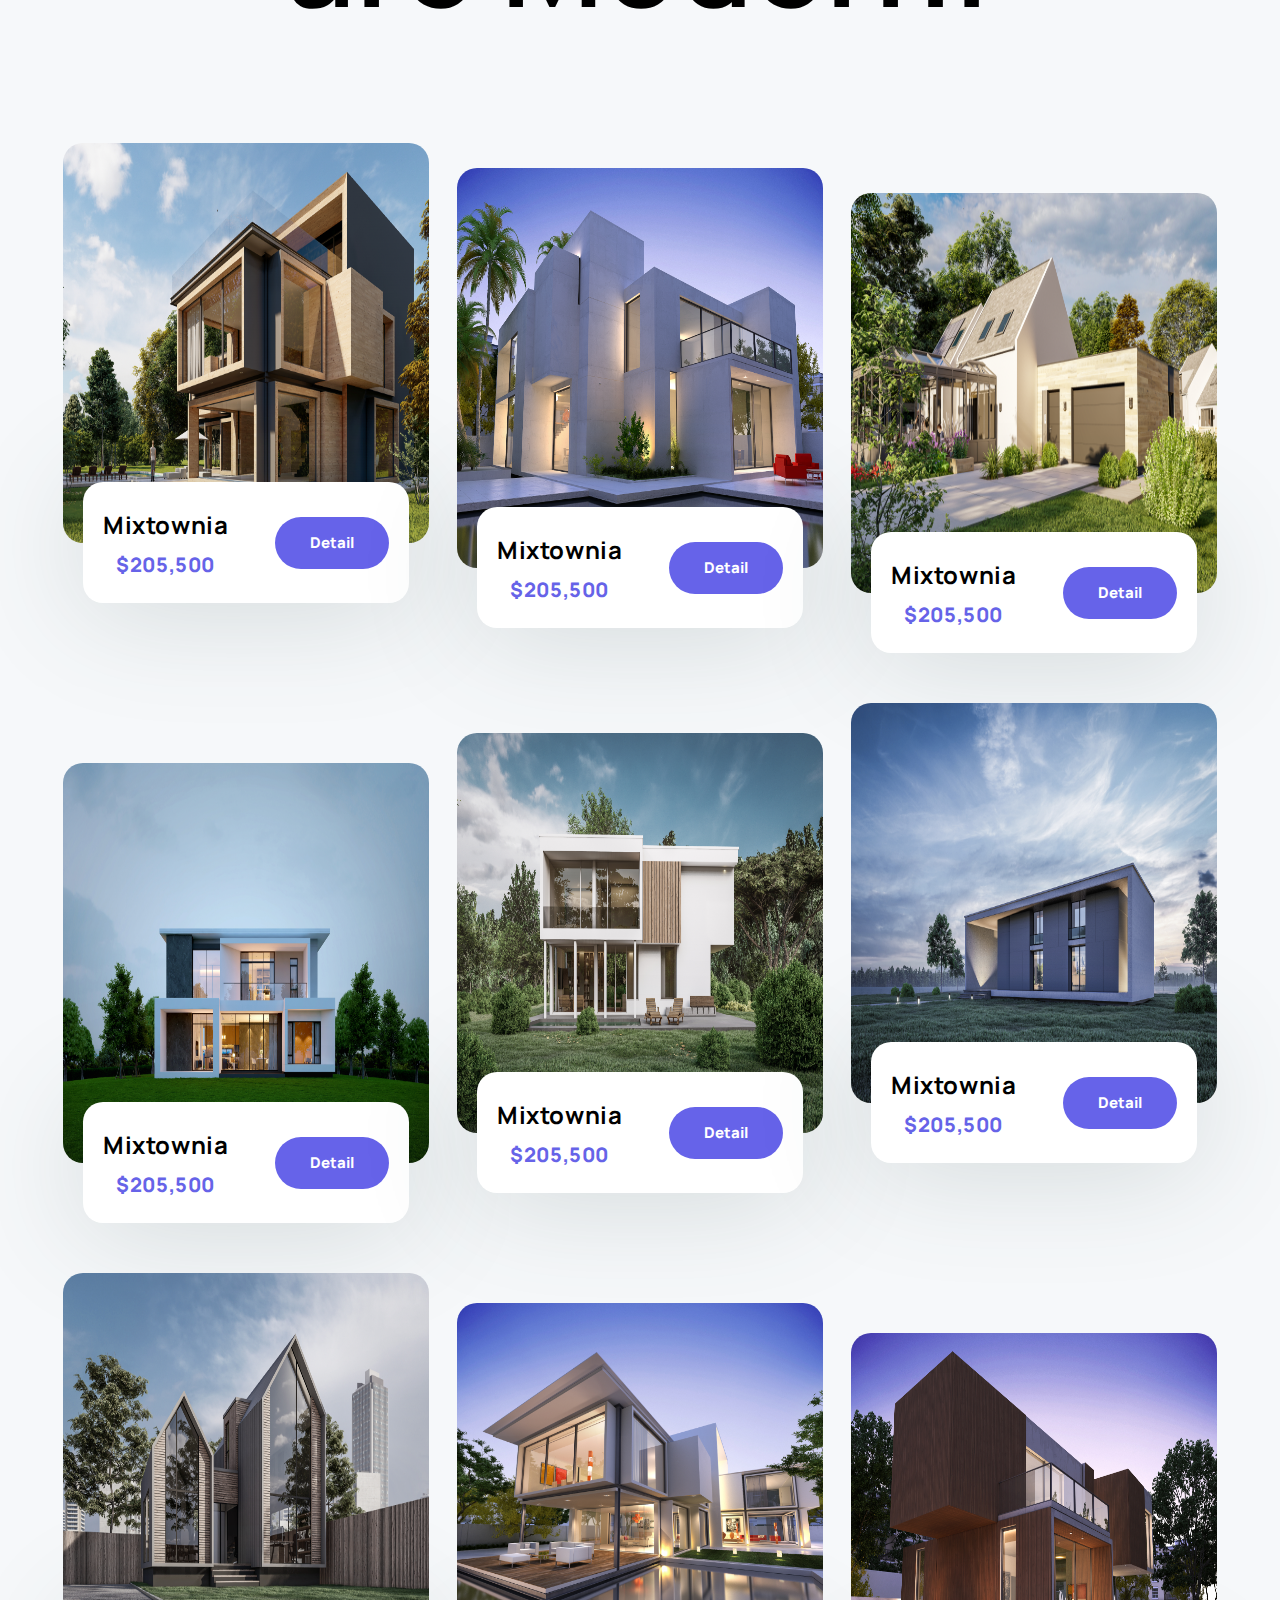
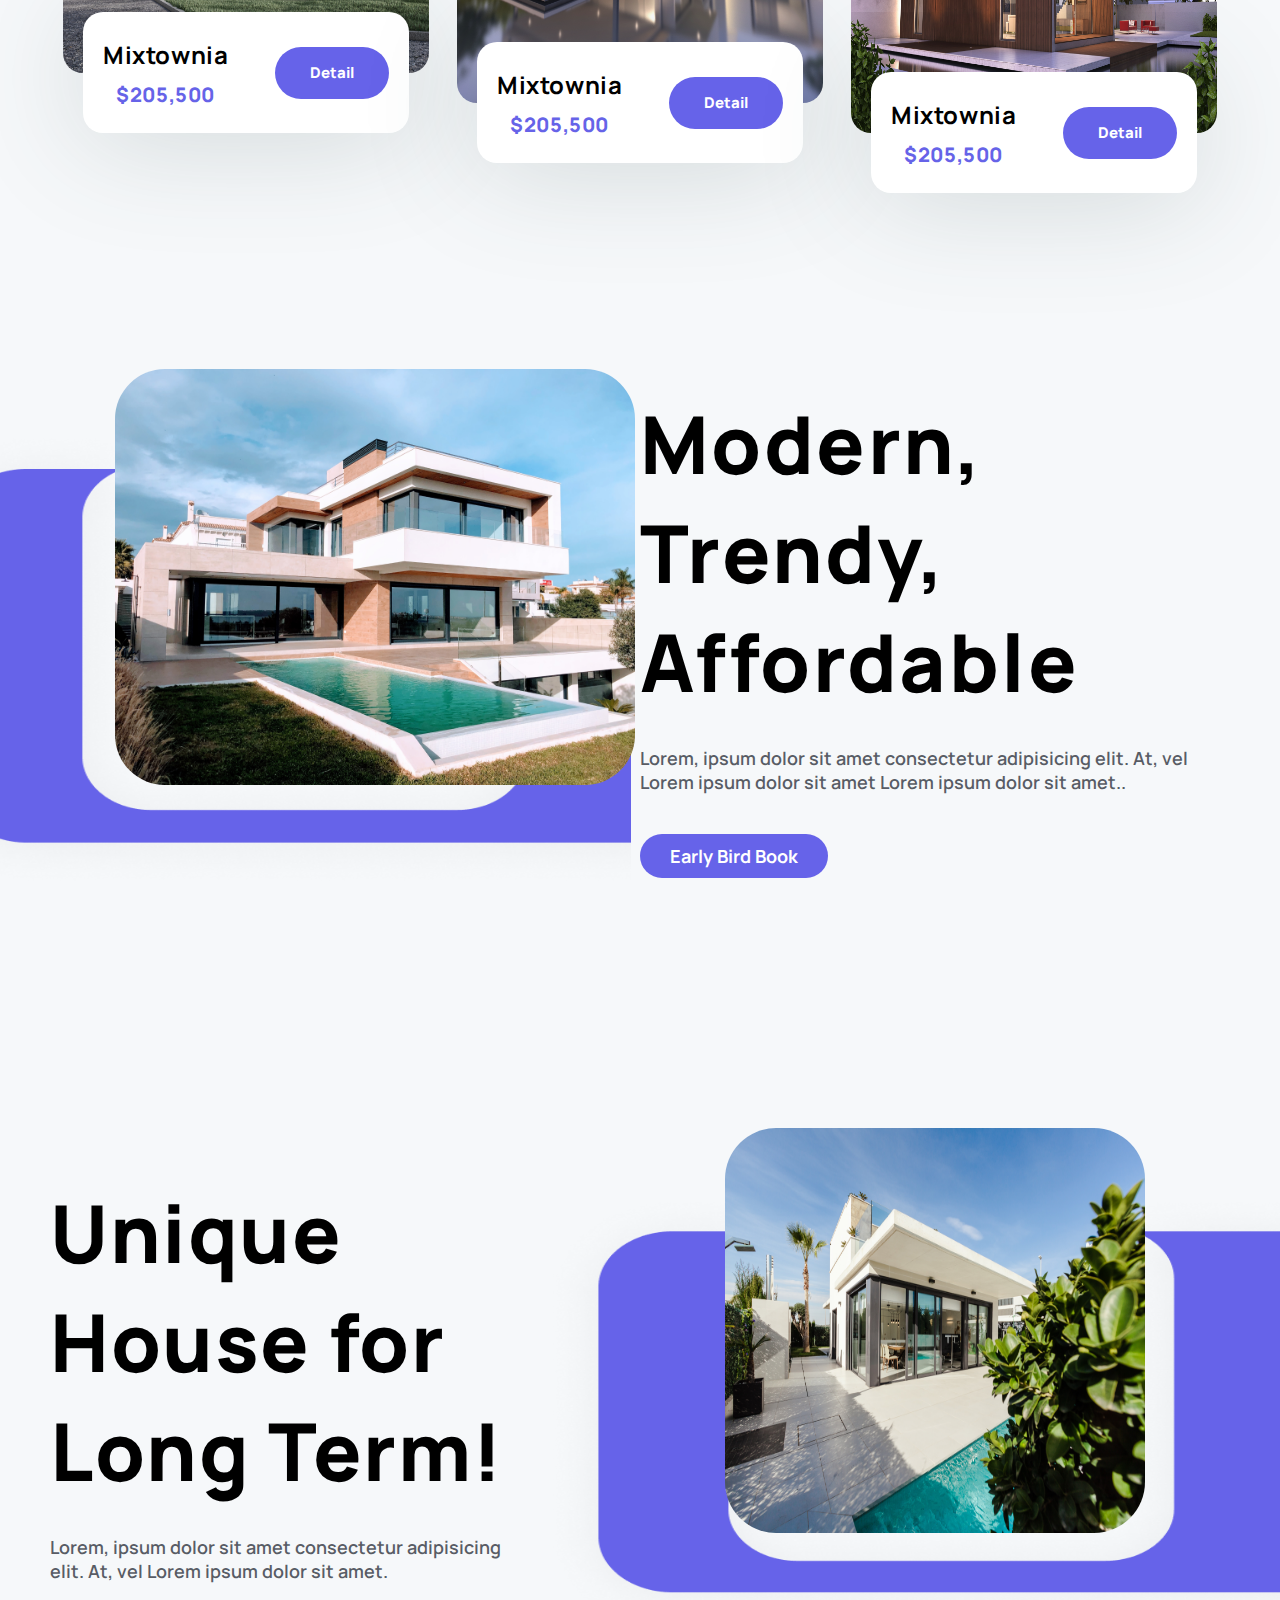
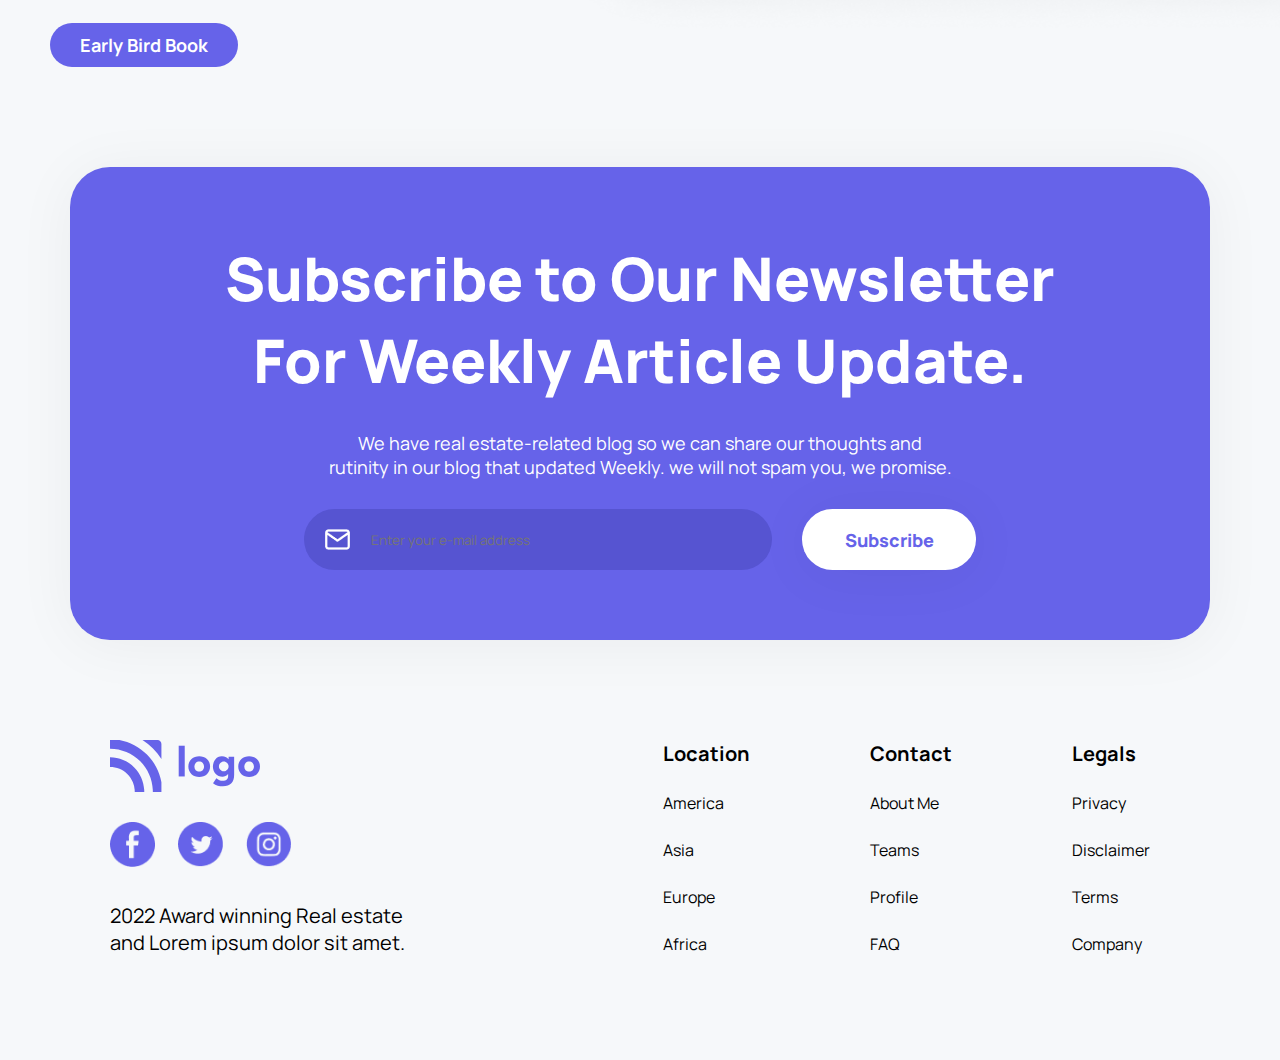
<file: 8_project11feb/states/eState.html>
<!DOCTYPE html>
<html lang="en">

<head>
    <meta charset="UTF-8" />
    <meta http-equiv="X-UA-Compatible" content="IE=edge" />
    <meta name="viewport" content="width=device-width, initial-scale=1.0" />
    <title>eState site</title>

    <!-- adding the font family -->
    <link rel="preconnect" href="https://fonts.googleapis.com" />
    <link rel="preconnect" href="https://fonts.gstatic.com" crossorigin />
    <link href="https://fonts.googleapis.com/css2?family=Manrope:wght@200;300;400;500;600;700;800&display=swap"
        rel="stylesheet" />
    <link rel="stylesheet" href="./eState.css">

</head>

<body>
    <header>
        <!-- creating navigation bar  -->
        <nav>
            <img src="./assets/Logo.svg" alt="logo">
            <!-- nav links  -->
            <ul>
                <li><a href="#"></a>Locations</li>
                <li><a href="#"></a>Blogs</li>
                <li><a href="#"></a>Testimonial</li>
                <li><a href="#"></a>Contact</li>
            </ul>
        </nav>
        <!-- horizontal line  -->
        <hr>

        <div class="home_des">
            <h1>Home That Makes <br> Your Living Life!</h1>
         
            <p>
                Are you looking for amazing Real estate? Don't <br> worry! we got it for you
            </p><br>
            <button>Learn More</button>
        </div>
    </header>

    <!-- Logo Section  -->
    <section class="my-ogos">
        <img src="./assets/logoName.svg" alt="named logo">
        <img src="./assets/logoName.svg" alt="named logo">
        <img src="./assets/logoName.svg" alt="named logo">
        <img src="./assets/logoName.svg" alt="named logo">
        <img src="./assets/logoName.svg" alt="named logo">
    </section>

    <!-- section for displaying all our real state properties in card -->
    <section class="real-state-card-section">
        <h1>Our Best Estate, <br> are Modern!</h1>

        <!-- creating main div to wrap cards  -->
        <div class="cards-wrapper">
            <!-- prop.card  -->
            <div class="card">
                <img src="./assets/cardImage1.png" alt="cardImage1">
                <!-- details -->
                <div class="card-box">
                    <div>
                        <h3>Mixtownia</h3>
                        <p>$205,500</p>
                    </div>
                    <button>Detail</button>
                </div>
            </div>

            <!-- prop.card  -->
            <div class="card">
                <img src="./assets/cardImage2.png" alt="cardImage2">
                <!-- details -->
                <div class="card-box">
                    <div>
                        <h3>Mixtownia</h3>
                        <p>$205,500</p>
                    </div>
                    <button>Detail</button>
                </div>
            </div>

            <!-- prop.card  -->
            <div class="card">
                <img src="./assets/cardImage3.png" alt="cardImage3">
                <!-- details -->
                <div class="card-box">
                    <div>
                        <h3>Mixtownia</h3>
                        <p>$205,500</p>
                    </div>
                    <button>Detail</button>
                </div>
            </div>

            <!-- prop.card  -->
            <div class="card">
                <img src="./assets/cardImage4.png" alt="cardImage4">
                <!-- details -->
                <div class="card-box">
                    <div>
                        <h3>Mixtownia</h3>
                        <p>$205,500</p>
                    </div>
                    <button>Detail</button>
                </div>
            </div>


            <!-- prop.card  -->
            <div class="card">
                <img src="./assets/cardImage5.png" alt="cardImage5">
                <!-- details -->
                <div class="card-box">
                    <div>
                        <h3>Mixtownia</h3>
                        <p>$205,500</p>
                    </div>
                    <button>Detail</button>
                </div>
            </div>


            <!-- prop.card  -->
            <div class="card">
                <img src="./assets/cardImage6.png" alt="cardImage6">
                <!-- details -->
                <div class="card-box">
                    <div>
                        <h3>Mixtownia</h3>
                        <p>$205,500</p>
                    </div>
                    <button>Detail</button>
                </div>
            </div>


            <!-- prop.card  -->
            <div class="card">
                <img src="./assets/cardImage7.png" alt="cardImage7">
                <!-- details -->
                <div class="card-box">
                    <div>
                        <h3>Mixtownia</h3>
                        <p>$205,500</p>
                    </div>
                    <button>Detail</button>
                </div>
            </div>



            <!-- prop.card  -->
            <div class="card">
                <img src="./assets/cardImage8.png" alt="cardImage8">
                <!-- details -->
                <div class="card-box">
                    <div>
                        <h3>Mixtownia</h3>
                        <p>$205,500</p>
                    </div>
                    <button>Detail</button>
                </div>
            </div>


            <!-- prop.card  -->
            <div class="card">
                <img src="./assets/cardImage9.png" alt="cardImage9">
                <!-- details -->
                <div class="card-box">
                    <div>
                        <h3>Mixtownia</h3>
                        <p>$205,500</p>
                    </div>
                    <button>Detail</button>
                </div>
            </div>
        </div>
        </div>
    </section>

        <div class="features-section">
    <section class="features-section-first">
        <!-- displaying img  -->
        <div>
            <img src="./assets/featureImageBg2 (1).png" alt="imgBackground">
            <img src="./assets/featuresImage1.png " alt="featureImage1">
        </div>

        <div class="modern">
            <h1>Modern, Trendy, Affordable</h1>
            <p>
                Lorem, ipsum dolor sit amet consectetur adipisicing elit. At, vel Lorem ipsum dolor sit amet Lorem ipsum dolor sit amet..
            </p>
            <button>Early Bird Book</button>
        </div>
    </section>

    <section class="features-section-second">
        <div>
            <h1>Unique House for Long Term! </h1>
            <p>
                Lorem, ipsum dolor sit amet consectetur adipisicing elit. At, vel Lorem ipsum dolor sit amet.
            </p>
            <button>Early Bird Book</button>
        </div>
        <!-- displaying img  -->
        <div class="img">
            <img src="./assets/featureImageBg2.png" alt="imgBackground">
            <img src="./assets/featuresImage2.png " alt="featureImage2">
        </div>

        
    </section>
</div>

    <section class="newsletter">
        <h1>Subscribe to Our Newsletter <br> For Weekly Article Update.</h1>
        <p>
            We have real estate-related blog so we can share our thoughts and rutinity in our blog that updated Weekly.
            we will not spam you, we promise.
        </p>

        <!-- for taking Email -->
        <form>
            <div>
                <img src="./assets/mail.png" alt="mail">
                <input type="text" placeholder="Enter your e-mail address">
            </div>
                <button>Subscribe</button>
            </form>
    </section>

    <!-- creating footer -->
    <footer>
        <div>
            <img src="./assets/Logo.svg" alt="logo">
            <div>
                <img src="./assets/facebook.png" alt="facebook">
                <img src="./assets/twitter.png" alt="twitter">
                <img src="./assets/instagram.png" alt="instagram">
            </div>
            <p>2022 Award winning Real estate <br> and Lorem ipsum dolor sit amet.</p>
        </div>

        <!-- links0 -->
        <div class="footer-links">
            <div class="footer-links-content">
                <ul>
                    <li><a href="#">Location</a></li>
                    <li><a href="#">America</a></li>
                    <li><a href="#">Asia</a></li>
                    <li><a href="#">Europe</a></li>
                    <li><a href="#">Africa</a></li>
                </ul>
            </div>

            <div class="footer-links-content">
                <ul>
                    <li><a href="#">Contact</a></li>
                    <li><a href="#">About Me</a></li>
                    <li><a href="#">Teams</a></li>
                    <li><a href="#">Profile</a></li>
                    <li><a href="#">FAQ</a></li>
                </ul>
            </div>

            <div class="footer-links-content">
                <ul>
                    <li><a href="#">Legals</a></li>
                    <li><a href="#">Privacy</a></li>
                    <li><a href="#">Disclaimer</a></li>
                    <li><a href="#">Terms</a></li>
                    <li><a href="#">Company</a></li>
                </ul>
            </div>
        </div>
    </footer>
</body>

</html>
</file>
<file: 3_project3feb/style.css>
* {
    margin: 0px;
    padding: 0px;
    box-sizing: border-box;
    
}

body {
    width: 100%;
    height: 100%;
    background: linear-gradient(rgba(0, 0, 0, 0.5), rgba(0, 0, 0, 0.5)), 
        url(./assets/assgnment.pro.png) ;
    background-repeat: no-repeat;
    background-size: cover; 
   /* position: absolute; */
   background-attachment: fixed;

}

#navbar {
    display: flex;
    justify-content: space-between;
    align-items: center;
    padding: 0 60px 0 60px;
    margin-top: 30px;

}

a {
    text-decoration: none;
}

.list {
    display: flex;
    align-items: center;
    list-style: none;
    gap: 63px;
    font-family: "Red Rose";
    font-style: normal;
    font-weight: 400;
    font-size: 18px;
    line-height: 22px;

}

#navbar div .list .item a {
    color: #ffc233;
}

.order-btn {
    padding: 12px 40px;
    background-color: #ff505f;
    border: none;
    font-family: "Red Rose";
    font-style: normal;
    font-weight: 700;
    font-size: 24px;
    line-height: 22px;
    color: #ffffff;
    cursor: pointer;
}

.container{
    max-width: 1055px;
    margin: 0 auto;
    text-align: center;
    margin-top: 140px;
  }
  
  .main {
    font-family: "Dela Gothic One", cursive ;
    font-style: normal;
    font-weight: 400;
    font-size: 60px;
    line-height: 102px;
    /* or 110% */
    color: #ffc233;
  }

  .mid-btn{
    background: #ff505f;
    font-family: "Red Rose";
    font-style: normal;
    font-weight: 400px;
    font-size: 21px;
    line-height: 18px;
    color: #ffffff;
    border: none;
    padding: 22px 26px;
    margin-top: 50px;
    cursor: pointer;
  }

  .lst-logo{
    margin-top: 50px;
    position: absolute;
    height: 250px;
    right: 40px;
  }
</file>
<file: 8_project11feb/multi/style.css>
* {
  box-sizing: 0;
  margin: 0;
  padding: 0;
}

body {
  font-family: "Roboto", sans-serif;
  margin: 2rem;
  max-width: 1440px;
  background-color: #f0f4f5;

}


nav {
  display: flex;
  justify-content: space-between;
  align-items: center;
  margin: 1rem 5.25rem;
  padding: 0 5%;
  height: 15vh;
}

.logo-img {
  width: 150px;
}

nav ul {
  display: flex;
  justify-content: center;
  align-items: center;
}
nav ul li {
  list-style: none;
  margin-right: 50px;
  font-weight: 600;
}

nav ul li:first-child {
  font-weight: 700;
  color: #20bc7e;
}

nav ul a {
  text-decoration: none;
  color: black;
}

main {
  display: flex;
  justify-content: center;
  margin-top: 135px;
  margin-left: 150px;
  padding: 5% 0;
    max-height: 85vh;
}


  
.left-part {
  display: flex;
  flex-direction: column;
  position: relative;
  background-image: url(./assets/stethoscope.png);
  background-size: cover;
  background-repeat: no-repeat;
  background-position: center;

}

.left-part img {
  height: 20px;
  width: 20px;
  padding: 3%;
  margin-left: -28px;
  margin-bottom: -15px;
}

.left-part h1 {
  font-weight: 700;
  font-size: 60px;
  max-width: 80%;
  /* gap: 30px; */
  line-height: 4.5rem;
  margin-bottom: 1.5rem;
}

.left-part p {
  font-size: 16px;
  font-weight: 600;
  line-height: 1.3rem;
  max-width: 92%;
  color: rgb(153, 153, 153);
  margin-bottom: 1.5rem;
}

.left-part button {
  border: none;
  max-width: 35%;
  padding: 15px;
  border-radius: 2.5rem;
  background-color: #14f55fab;
  font-size: 18px;
  font-weight: 800;
  color: #fff;
}

.angle {
  width: 25px;
  position: relative;
  left: 600px;
 top: -74px;
}

/* 
.stethoscope {
    width: 90%;
    top: -60px;
    right: -25%;
  z-index: -1;
} */
.mouse {
    width: 35px;
    position: relative;
    left: 635px;
   top: -90px;
  }

.right-part {
  display: flex;
  justify-content: center;
  align-items: center;
  flex-direction: column;
  max-width: 50%;
  position: relative;
}

.greenbox , .yellowbox{
    position: absolute;
    

}
.greenbox {
   
    width: 60%;
    top: -8px;
    right: 114px;;
}
    
  
  .yellowbox {
    width: 55%;
    top: 61px;
    right: 83px;
  }

  .doctor{
    z-index: 1;
    position: relative;
    height: 110%;
    top:-25%;
  }
</file>
<file: 4_project4feb/feb4style.css>
*{
    margin: 0;
    padding: 0;
    box-sizing: border-box;
    font-family: "Poppins", sans-serif;
}

.main{
    max-width: 130rem;
    margin: 0 auto;
    padding: 0 119px;
}

.navigation{
    display: flex;
    justify-content: space-between;
    align-items: center;
    margin-top: 69px;

}

a{
    text-decoration: none;
    color: #000;
    cursor: pointer;
}

.index{
    flex-grow: 1;
    padding-left: 62px;
}

.navIndex{
    display: flex;
    list-style: none;
    align-items: center;
    gap: 36px;
    font-family:"Poppins" ;
    font-weight: 400;
    font-style: normal;
    font-size: 16px;
    line-height:24px;
}

.navIndex li a:hover {
    color: #5955b3;

}

.navBtn{
    padding: 14px 28px;
    background-color: #5955b3;
    border: none;
    border-radius: 12px;
    font-family: "Poppins";
    font-style: normal;
    font-weight: 500;
    font-size: 16px;
    line-height: 24px;
    display: flex;
    align-items: center;
    text-align: center;
    color: #ffffff;
}

.fullsection{
    display: flex;
    align-items: center;
    justify-content: space-between;
    margin-top: 55px;
}

 .writtenContainer{
    
        font-family: "Poppins";
        font-style: normal;
        font-weight: 600;
        font-size: 60px;
        line-height: 90px;
        color: #3c2f60;
} 

.writtenContainer span {
    color: #5955b3;
}

 .des{
    font-family: "Poppins";
    font-style: normal;
    font-weight: 400;
    font-size: 16px;
    line-height: 26px;
    letter-spacing: 0.01em;
    color: #828282;
    margin-top: 28px;
  }
  
   .sectionBtn{
    margin-top: 72px;
    padding: 14px 28px;
    background-color: #5955b3;
    border: none;
    border-radius: 12px;
    font-family: "Poppins";
    font-style: normal;
    font-weight: 500;
    font-size: 16px;
    line-height: 24px;
    display: flex;
    align-items: center;
    text-align: center;
    color: #ffffff;
} 

.sectionBtn:hover{
  
    background-color: #b355ab;

} 

.navBtn:hover{
    background-color: #b355ab;
}
</file>
<file: 5_project5feb/style5.css>
*{

margin: 0;
padding: 0;
box-sizing: border-box;
font-family: "Poppins", sans-serif;

}


/* navigation bar  */

.navigation{
    display: flex;
    align-items: center;
    justify-content: space-between;
    padding: 31px 83px;
    background-color: #000;

}

img {
    width: 92px;
    height: 32px;
  }

.list{
    flex-grow: 1;
}

.line{
    width: 1px;
    height: 50px;
    background-color: #fff;
    margin-left: 63px;

}
 .logo , a{
    text-decoration: none;
    cursor: pointer;
    color: #ffffff;
}

#navBar{
    display:flex ;
    align-items: center;
    list-style: none;
    gap: 63px;
    font-family: "Poppins";
    font-style: normal;
    font-size: 16px;
    font-weight: 600;
    line-height: 24px;
    color: #ffffff;
    margin-left: 64px;

}

.upBtn{
    padding:7px 28px;
    background: #ba0cc5;
    border-radius: 6px;
    border: none;
    font-family: "Poppins";
    font-style: normal;
    font-weight: 600;
    font-size: 16px;
    line-height: 24px;
    color: #ffffff;
    cursor: pointer;

}

#navBar :hover{
    color: #ba0cc5;
    font-size: x-large;

}

.navbtn :hover{
    background-color: #178a95;
    color: #ea1616;
}

.main{
    background: url(./Assets/bg.png);
    background-size: cover;
    background-attachment: fixed;
    height: 91.7vh;
    text-align: center;
}

.heading{
    text-align: center;
    max-width: 846px;
    margin: 0 auto;
    font-style: normal;
    font-weight: 700;
    font-size: 80px;
    line-height: 98px;
   color: #ffffff;
   padding-top: 172px;
}

.para{
    font-family: "Poppins";
    font-style: normal;
    font-weight: 500;
    font-size: 30px;
    line-height: 45px;
    color: #ffffff;
}

.lowerBtn{
    padding:14px 22px;
    background: #ba0cc5;
    border-radius: 11.2308px;
    border: none;
    font-family: "Poppins";
    font-style: normal;
    font-weight: 600;
    font-size: 29.9487px;
    line-height: 45px;
    color: #ffffff;
    cursor: pointer;
    margin-top: 64px;


}
.bn :hover{
    background-color: #178a95;
    color: #ea1616;
}
</file>
<file: 7_project10feb/10feb.css>
* {
    margin: 0;
    padding: 0;
    box-sizing: border-box;
    background-color: #111827;
    color: white;
}

img:hover {
    cursor: pointer;
}

.navigation {
    margin: 20px;
}

.navigation ul {
    display: flex;
    flex-direction: row;
    justify-content: right;
    align-items: center;
    gap: 20px;
}

ul li a {
    text-decoration: none;
    cursor: pointer;
}

ul li {
    list-style: none;
    font-size: 20px;

}

ul li a:hover {
    padding: 5px 10px;
    background: rgb(100, 100, 224);
    border-radius: 15px;
}


img[alt="menu"]{
    width: 20px;
    display: none;
}
/* section */
.main{
    width: 100vw;
    margin: 20px;
    display: flex;
    flex-direction: row;
    align-items: center;
    justify-content: center;
    gap: 30px;
}

.intro1{
    display: flex;
    flex-direction: row;
    align-items: center;
    gap: 10px;
    font-size: 30px;

}

.intro2{
    display:flex ;
    flex-direction: column;
    justify-content: center;
    gap: 10px;
}

.intro2 h1{
    font-size: 60px;
}


.intro2 h2{
    font-size: 35px;
    color: rgb(197, 197, 89);
}


.project_sec{
    margin-top: 70px;
    display: flex;
    flex-direction: column;
    justify-content: center;
    align-items: center;
}

.project_sec div h1{
    font-size: 40px;
}

.horizontal-divider{
    height: 10px;
    width: 135px;
    background-color: blue;
    border-radius: 20px;
    margin-bottom: 20px;

}

.project-list{
    display: grid;
    grid-template-columns:1fr 1fr ;
    align-items: center;
    justify-content: center;
    row-gap: 20px;
    column-gap: 20px;

}

img[alt="hello_img"]
{
    height: 45px;
}

img[alt="pcimg"]{
    width: 30vw;
}

img[alt="project-image"]{
    width: 20vw;
}


.project{
    display: flex;
    flex-direction: column;
    align-items: center;
    justify-content: center;

}

.last{
    margin: 50px;
    display: flex;
    flex-direction: column;
    justify-content: center;
    align-items: center;
    gap: 15px;

}

.last div h1{
    font-size: 40px;
}

.last_Horizantial_Line{
    height: 10px;
    width: 200px;
    background-color: blue;
    border-radius: 20px;
    margin-bottom: 20px;
}

.icons{
    display: flex;
    justify-content: center;
    align-items: center;
    gap: 15px;
}

img[alt="icon"]{
    width: 30px;
}

@media screen and (max-width: 576px){
.navigation ul{
    display: none;
}

img[alt="menu"]{
    display: block;
}
.main{
    display: flex;
    flex-direction: column;
}

img[alt="pcimg"]{
    width: 60vw;
}

.intro1{
    display: flex;
    flex-direction: column;
    justify-content: center;
    align-items: center;
    gap: 10px;
    font-size: 20px;

}
.intro2 h1{
    font-size: 40px;
}

.intro2 h2{
    font-size: 25px;
    text-align: center;

}
.project-list{
    display: grid;
    grid-template-columns: 1fr;
    align-items: center;
    justify-content: center;
    row-gap: 20px;
    column-gap: 20px; 
}


img[alt="project-image"]{
    width: 55vw;
}
.project_sec div h1{
    font-size: 35px;
}
.last div h1{
    font-size: 35px;
}
.last_Horizontal_line{
    height: 10px;
    width: 180px;
    background-color: blue;
    border-radius: 20px;
    margin-bottom: 20px;
}

}
</file>
<file: 8_project11feb/beast ke bd/headphone.css>
* {
  margin: 0;
  padding: 0;
  outline: 0;
  box-sizing: border-box;
  background: #0f0f10;
  font-family: "Poppins", sans-serif;
  color: #ffffff;
}

a {
  text-decoration: none;
}

li {
  list-style: none;
}

body {
  margin: 0 15vw;
}

nav {
  display: flex;
  width: 100%;
  align-items: center;
  justify-content: space-between;
  padding: 30px 0;
}

nav img {
  width: 25px;
  height: 25px;
}

nav ul {
  display: flex;
}

nav ul li {
  margin-right: 40px;
}

nav ul li a {
  font-weight: 700;
  font-size: 14px;
  color: white;
}

nav ul li:first-child a {
  font-weight: 700;
  font-size: 14px;
}

.Right-nav-section {
  display: flex;
  align-items: center;
}

.Right-nav-section button {
  background: #1e1e21;
  border-radius: 8px;
  font-weight: 300;
  font-size: 14px;
  padding: 10px 40px;
}

main {
  display: flex;
  align-items: flex-start;
  margin-top: 30px;
  position: relative;
}

.mainImg {
  width: 230px;
  position: relative;
  top: -250px;
  left: 70px;
}

.main {
  margin-left: 180px;
}

.onEarImg {
  width: 320px;
  margin-left: 50px;
}

.main h1 {
  font-weight: 600;
  font-size: 46px;
  margin-bottom: 25px;
}

.main h4 {
  font-weight: 500;
  font-size: 16px;
  margin-bottom: 25px;
}

.main p {
  width: 65%;
  font-size: 12px;
  font-weight: 300;
  color: #bdc0c2;
  line-height: 25px;
  margin-bottom: 25px;
}

.shopping-bag {
  display: flex;
  align-items: center;
  gap: 20px;
  background: #1e1e21;
  border-radius: 8px;
  width: fit-content;
  padding: 10px 25px;
}

.shopping-bag img {
  width: 15px;
  background-color: transparent;
}

.shopping-bag p {
  margin-bottom: 0;
  color: white;
  background-color: transparent;
}

.shopping-bag span {
  background-color: transparent;
}

.social-media-section {
  display: flex;
  align-items: center;
  justify-content: space-around;
  padding: 0 50px;
  position: relative;
  top: -50px;
  margin-bottom: 40px;
}

.social-media-section img {
  scale: 0.8;
}

/* designing the specification section */
.specification {
  display: flex;
  flex-direction: column;
  align-items: center;
}

.specification-logo,
.case-logo {
  scale: 0.8;
  margin-bottom: 20px;
}

.specification-list {
  display: flex;
}

.specification-list img {
  scale: 0.8;
}

.specification-list-items div {
  margin-bottom: 20px;
}

.specification-list-items div img {
  scale: 0.8;
}

.specification-list-items div p {
  font-size: 12px;
}

.specification-list-items div p:last-child {
  color: #bdc0c2;
  font-size: 10px;
  margin-top: 5px;
  width: 70%;
}

.specification-list-items div:first-child,
.specification-list-items div:last-child {
  margin-left: 30px;
}

/* designing the case section */
.case {
  margin-top: 80px;
  display: flex;
  flex-direction: column;
  align-items: center;
}

.case-item {
  display: flex;
  gap: 30px;
  align-items: center;
  justify-content: center;
}

.case-image {
  scale: 0.8;
  /* width: 50%; */
}

.case-item div {
  width: 20%;
}

.case-item div p:first-child {
  color: #bdc0c2;
  font-size: 12px;
  font-weight: 400;
  line-height: 25px;
  margin-bottom: 20px;
}

.case-item div p:last-child img {
  scale: 0.8;
  background-color: transparent;
}

.case-item div p:last-child {
  width: fit-content;
  background: #1e1e21;
  border-radius: 8px;
  display: flex;
  align-items: center;
  gap: 20px;
  font-size: 12px;
  padding: 10px 20px;
}

/* buy product section */
.buy-product {
  background: #181a1b;
  border-radius: 12px;
  display: flex;
  align-items: center;
  justify-content: center;
  gap: 50px;
  margin-top: 70px;
  padding: 40px 0;
}

.buy-product div,
.buy-product p,
.buy-product h3,
.buy-product img {
  background-color: transparent;
}

.buy-product div {
  width: 25%;
}

.buy-product div h3 {
  font-weight: 600;
  font-size: 18px;
  margin-bottom: 15px;
}

.buy-product div p {
  color: #bdc0c2;
  font-size: 14px;
  margin-bottom: 15px;
}

.buy-product div div {
  display: flex;
  align-items: center;
  width: fit-content;
  background: #000000;
  border-radius: 8px;
  padding: 10px 20px;
}

.buy-product div div img {
  scale: 0.8;
  margin-right: 10px;
}

.buy-product div div p {
  margin-bottom: 0;
  font-size: 12px;
  color: white;
}

/* designing the product section for displaying the items */
.product {
  display: flex;
  flex-direction: column;
  margin: 0 150px;
}




.product-logo {
  display: flex;
  flex-direction: column;
}

.product-logo {
  scale: 0.3;
}

.product-items {
  display: flex;
  align-items: center;
  flex-wrap: wrap;
  gap: 50px;
  padding-left: 50px;
}

.product-card {
  position: relative;
  width: 130px;
  height: 130px;
  background: #181a1b;
  border-radius: 8px;
}

.product-img {
  width: 75px;
  height: 100px;
  position: absolute;
  z-index: 100;
  top: -40px;
  left: 28px;
}

.product-img,
.product-card p,
.product-card span,
.product-card img,
.product-card div {
  background-color: transparent;
}

.product-info {
  position: absolute;
  bottom: 0;
  width: 100%;
  display: flex;
  align-items: flex-end;
  justify-content: space-between;
  padding: 10px 15px;
}

.product-info p {
  font-size: 12px;
}

.product-info p span {
  color: #bdc0c2;
}

.product-info div {
  background: #0a0a0b;
  border-radius: 8px;
  padding: 2px 6px;
}

.product-info div img {
  width: 13px;
  height: 13px;
}

/* designing the footer section */
footer {
  margin: 100px 0;
  display: flex;
  align-items: flex-start;
  justify-content: space-between;
  position: relative;
}

.footer-logo {
  scale: 0.8;
}

ul li a {
  font-size: 12px;
  color: #bdc0c2;
}

ul li:first-child a {
  font-size: 16px;
  font-weight: 400;
  color: white;
}

ul li:first-child {
  margin-bottom: 10px;
}

.footer-subscription {
  display: flex;
  flex-direction: column;
  gap: 30px;
}

.footer-subscription div:first-child {
  background: #181a1b;
  border-radius: 8px;
  padding: 5px 10px;
  display: flex;
}

.footer-subscription div:first-child input {
  border: none;
  background-color: transparent;
}

.subscribe-button {
  background: #0a0a0b;
  border-radius: 8px;
  padding: 10px 20px;
  border: none;
  display: flex;
  align-items: center;
  gap: 10px;
}

.subscribe-button img {
  scale: 0.8;
}

.subscribe-button p {
  font-size: 12px;
}

.footer-subscription div:last-child img {
  margin-right: 10px;
  scale: 0.8;
}

.arrow-up {
  position: absolute;
  right: -160px;
  scale: 0.8;
}
</file>
<file: 8_project11feb/multi/style2.css>
* {
    box-sizing: 0;
    margin: 0;
    padding: 0;
  }
  
  body {
    font-family: "Roboto", sans-serif;
    margin: 2rem;
    max-width: 1440px;
    background-color: #f0f4f5;
  }
  
  
  nav {
    display: flex;
    justify-content: space-between;
    align-items: center;
    margin: 1rem 5.25rem;
    padding: 0 5%;
    height: 15vh;
  }
  
  .logo-img {
    width: 150px;
  }
  
  nav ul {
    display: flex;
    justify-content: center;
    align-items: center;
  }
  nav ul li {
    list-style: none;
    margin-right: 50px;
    font-weight: 600;
  }
  
  nav ul li:first-child {
    font-weight: 700;
    color: #20bc7e;
  }
  
  nav ul a {
    text-decoration: none;
    color: black;
  }

  
  .mid-part{
  height: 85vh;
  display: flex;
  flex-direction: column;
  align-items: center;
  justify-content: center;
  padding: 0 5%;
}

.about-medi{
    width: 50%;
    text-align: center;
  }

  .about-medi h1{
    font-size: 22px;
    font-weight:bolder;
    color: #05bc73;
    margin-bottom: 20px;
    line-height: 7.5px;
    gap: 15px;
}

.about-medi p{
    font-weight: 300;
    margin-bottom: 50px;
    font-size: 18px;

}
 
.boxs{
    display: flex;
    gap: 50px;
    align-items: center;
    
}


.card{
    width: 200px;
  height: 100px;
  border-radius: 10px;
  box-shadow: 0 0 10px black;
  display: flex;
  flex-direction: column;
  align-items: center;
  justify-content: center;
}

.card  h1{
    color: #05bc73;
    font-weight: 800;
}

.card p{
    color: black;
    font-size: 20px;
    font-weight: 800;
}
</file>
<file: 8_project11feb/multi/style3.css>
* {
    box-sizing: 0;
    margin: 0;
    padding: 0;
    font-family: "IBM Plex Sans", sans-serif;
  }
  
  body {
    font-family: "Roboto", sans-serif;
    margin: 2rem;
    max-width: 1440px;
    background-color: #f0f4f5;
  }
  
  
  nav {
    display: flex;
    justify-content: space-between;
    align-items: center;
    margin: 1rem 5.25rem;
    padding: 0 5%;
    height: 15vh;
  }
  
  .logo-img {
    width: 150px;
  }
  
  nav ul {
    display: flex;
    justify-content: center;
    align-items: center;
  }
  nav ul li {
    list-style: none;
    margin-right: 50px;
    font-weight: 600;
  }
  
  nav ul li:first-child {
    font-weight: 700;
    color: #20bc7e;
  }
  
  nav ul a {
    text-decoration: none;
    color: black;
  }

  .contact{
    height: 85vh;
    display: flex;
    align-items: center;
    justify-content: center;
  }

  form{
    width: 350px;
    box-shadow: 0 0 10px black;
    border-radius: 10px;
    padding: 20px;
    display: flex;
    flex-direction: column;
    gap: 15px;
  }

 form h1{
    text-align: center;
    font-weight: bolder;

 }

 form div{
    display: flex;
    flex-direction: column;
 }

 form div label{
    font-size: 18px;
    font-weight: 500;
    margin-bottom: 5px
 }

 
 form div input{
    border: transparent;
    border-radius: 10px;
    padding: 5px 10px;
 }

 form div textarea{
    resize: none;
    height: 100px;
    border: transparent;
    border-radius: 10px;
    padding: 5px 10px;
  }

  form button{
    border: transparent;
    border-radius: 10px;
    background: #20BC7E;
    color: white;
    font-size: 18px;
    font-weight: bold;
    padding: 10px;
    cursor: pointer;
  }
</file>
<file: 8_project11feb/states/eState.css>
* {
    padding: 0;
    margin: 0;
    box-sizing: border-box;
    font-family: "Manrope";
}


a {
    text-decoration: none;
}

li {
    list-style: none;
}

/* giving default design to every button  */

button {
    background: #6663e9;
    border: none;
    border-radius: 30px;
    padding: 10px 30px;
    color: #ffffff;
    font-weight: 800;
    font-size: 18px;
}

body {
    background-color: #f6f8fa;
}

header {
    background-image: linear-gradient(rgba(0, 0, 0, 0.5), rgba(0, 0,  0.5)), url(./assets/mainBackground.png);
    background-position: center;
    background-repeat: no-repeat;
    background-size: cover;
    height: 125vh;
    position: relative;
}

nav{
    display: flex;
    flex-direction: row;
    align-items: center ;
    justify-content: space-around;

}

nav img {
    height: 45px;
    width: 120px;
  }

nav ul{
    display: flex;
    align-items: center;
    color: #ffffff;
}

nav ul li a{
    margin-right: 50px;
    margin-top: 85px;
    
}

hr{
    margin: 0 100px;

}

.home_des {
   color: #ffffff;
   margin-top: 85px;
   margin-left: 150px;
}

.home_des h1{
    font-size: 82px;
    margin-bottom: 30px;

}
.home_des p{
    font-size: 18px;
    margin-bottom: 30px;
    font-weight: 500;
    width: 410px;
}

/* designing the logos */

section.my-ogos {
    background-color: #fff;
    margin: 0 35px;
    height: 190px;
    display: flex;
    align-items: center;
    justify-content: space-evenly;
    border-radius: 30px;
    position: relative;
    bottom: 100px;
}

my-ogos img{
    width: 156px;
    height: 38px;
}

.real-state-card-section{
    font-weight: 800;
    font-size: 60px;
    text-align: center;
    letter-spacing: 0.01em;
}

.cards-wrapper{
    display: flex;
    flex-wrap: wrap;
    align-items: center;
    justify-content: center;
    margin-top: 50px;
    gap: 10px;
    position: relative;

}

.card {
    flex-basis: 30%;
    display: flex;
    flex-direction: column;
    align-items: center;
    justify-content: center;
    position: relative;
}

.cards-wrapper div:nth-child(2){
    margin-top: 50px;
}

.cards-wrapper div:nth-child(3) {
    margin-top: 100px;
  }
  .cards-wrapper div:nth-child(4) {
    margin-top: 160px;
  }
  .cards-wrapper div:nth-child(5) {
    margin-top: 100px;
  }
  .cards-wrapper div:nth-child(6) {
    margin-top: 40px;
  }
  .cards-wrapper div:nth-child(7) {
    margin-top: 40px;
  }
  .cards-wrapper div:nth-child(8) {
    margin-top: 100px;
  }
  .cards-wrapper div:nth-child(9) {
    margin-top: 160px;
  }

  
  .card img{
    width: 366px;
    height: 400px;
    border-radius: 20px;

  }

  .card-box{
    width: 326px;
    height: 121px;
    border-radius: 20px;
    background: #ffffff;
    box-shadow: 0px 4px 120px rgba(58, 86, 78, 0.2);
    position: absolute;
    bottom: -60px;
    padding: 15px 20px;
    display: flex;
    align-items: center;
    justify-content: space-between;
  }

  .card-box button {
    font-weight: 800;
    font-size: 15px;
    width: 114px;
    height: 52px;
  }

  .card-box div h3 {
    font-weight: 700;
    font-size: 24px;
    margin-bottom: 10px;
  }

  .card-box div p {
    font-weight: 800;
    font-size: 20px;
    color: #6663e8;
    text-shadow: 0px 4px 60px rgba(0, 0, 0, 0.05);
  }

   .features-section-first{
        display: flex;
        justify-content: center;
        align-items: center;
        margin-top: 256px;
        width: 100;
   }

   .features-section-first div{
    width: 60%;
   }
 

   
  .features-section-first div:first-child img:first-child {
    position: absolute;
    left: -110px;
    z-index: -1;
    width: 741px;
    height: 472px;
  }

  .features-section-first div:first-child img:last-child {
    position: relative;
    width: 520px;
    height: 416px;
    border-radius: 50px;
    bottom: 54px;
    left: 115px;
  } 
 
  .features-section-first h1 {
    font-weight: 800;
    font-size: 80px;
    letter-spacing: 0.03em;
    margin-bottom: 30px;
  }
  
  .features-section-first p {
    font-weight: 600;
    font-size: 18px;
    color: #585c65;
    margin-bottom: 40px;
    max-width: 90%;
  }
  .features-section-first button {
    font-weight: 700;
  }

  /* diplaying the second section */

  .features-section-second{
    display: flex;
    justify-content: center;
    align-items: center;
    margin-top: 300px;
  }

  .features-section-second div {
    width: 50%;
  }

.features-section-second div:last-child{
    position: relative;
} 

.features-section-second .img:last-child img:first-child {
  position: absolute;
  right: 0;
  width: 745px;
  height: 456px;
  bottom: -220px;
} 

.features-section-second .img:last-child img:last-child {
  position: absolute;
  width: 420px;
  height: 405px;
  border-radius: 51px;
  right: 135px;
  bottom: -110px;
}

.features-section-second div:first-child {
  padding: 0 50px;
}

.features-section-second div:first-child h1 {
  width: 90%;
}

.features-section-second div h1  {
  font-weight: 800;
    font-size: 80px;
    letter-spacing: 0.02em;
    margin-bottom: 30px;
  
}

.features-section-second p {
  font-weight: 600;
  font-size: 18px;
  color: #585c65;
  margin-bottom: 40px;
  max-width: 90%;
}
.features-section-second button {
  font-weight: 700;
}

/* designing the newsletter
*/

.newsletter{
  background-color: #6663e9;
  color: #ffffff;
   margin: 100px 70px;
   box-shadow: 0px 4px 60px rgba(0, 0, 0, 0.05);
   border-radius: 70px;
  padding: 70px 0px;
  border-radius: 2.5rem;
  display: flex;
  flex-direction: column;
  align-items: center;
  justify-content: center;
  text-align: center;
  gap: 30px;


}

.newsletter h1 {
  font-weight: 800;
  font-size: 60px;
}

.newsletter p {
  font-weight: 400;
  font-size: 18px;
  width: 55%;
}

.newsletter form{
display: flex;
align-items: center;
gap: 30px;
}

.newsletter form div{
  display: flex;
  align-items: center;
  gap: 20px;
  background: #5654d1;
  border-radius: 40px;
  width: 468px;
  height: 61px;
  padding: 0 20px;
}

.newsletter form div input{
  background-color: transparent;
  border: none;
}


.newsletter form button {
  background: #ffffff;
  box-shadow: 0px 4px 60px rgba(0, 0, 0, 0.05);
  border-radius: 40px;
  width: 174px;
  height: 61px;
  color: #6663e9;
}



footer {
  display: flex;
  align-items: flex-start;
  margin: 0 110px;
  justify-content: space-between;
  margin-bottom: 80px;
}

footer div:first-child{
  display: flex;
  flex-direction: column;
  gap: 30px;
}

footer div:first-child img {
  width: 150px;
}

footer div:first-child div img {
  width: 45px;
  height: 45px;
  margin-right: 20px;
}

footer div p{
  width: 323px;
  font-weight: 400;
  font-size: 20px;
}

/* links */

.footer-links{
display: flex;
margin: 0 20px;
align-items: flex-start;
justify-content: space-between;
gap: 120px;
}

.footer-links-content{
  display: flex;
  flex-direction: column;
}

.footer-links-content ul li a {
  color: black;
}

.footer-links-content ul li:first-child {
  font-weight: 700;
  font-size: 20px;
}

.footer-links-content ul li{
  margin-bottom: 25px;
}
</file>
